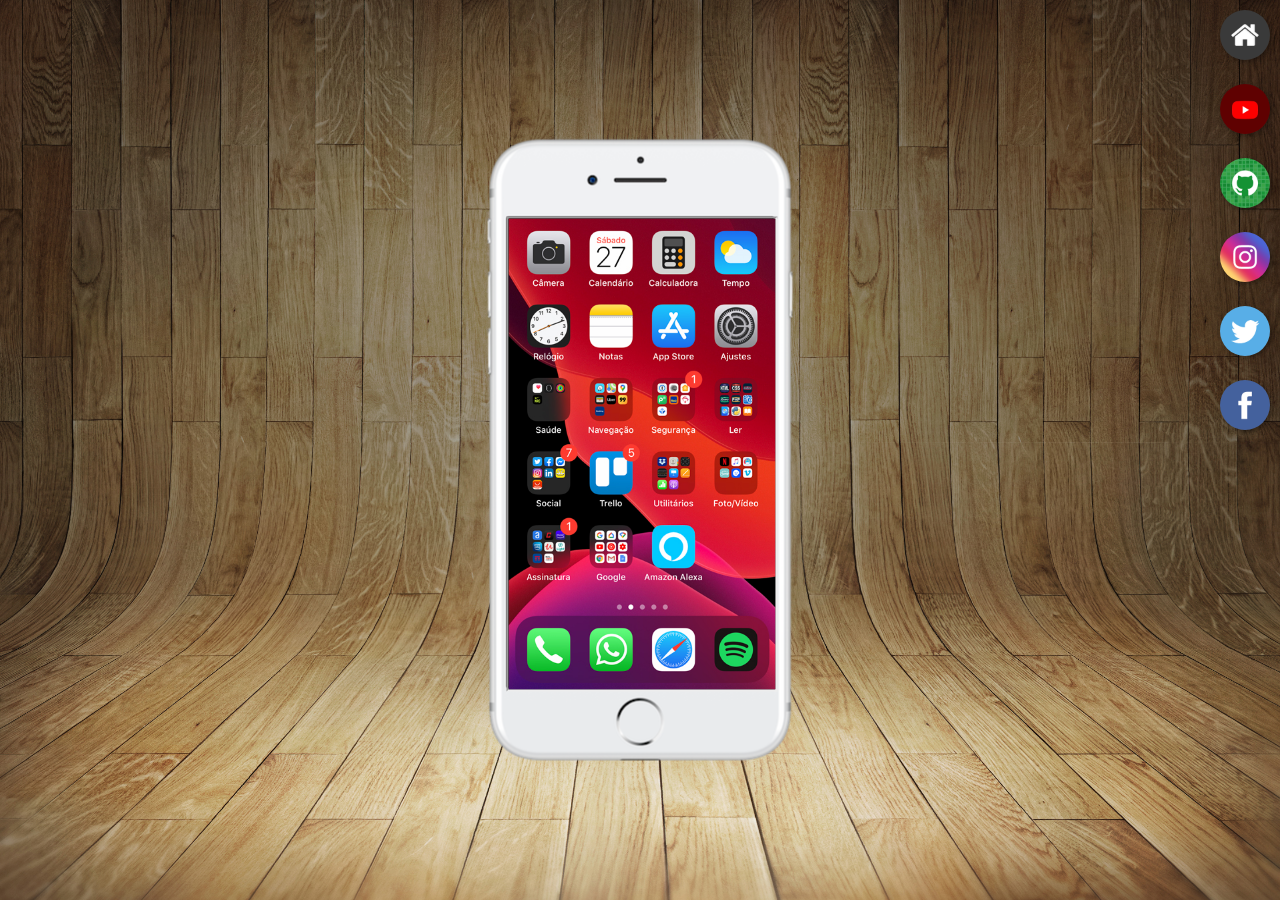
<file: index.html>
<!DOCTYPE html>
<html lang="pt-br">
<head>
    <meta charset="UTF-8">
    <meta name="viewport" content="width=device-width, initial-scale=1.0">
    <title>Projeto Redes Sociais</title>
    <link rel="shortcut icon" href="favicon.ico" type="image/x-icon">
    <link rel="stylesheet" href="estilos/style.css">
</head>
<body>
    <main>
        <section id="telefone">
            <iframe src="home.html"  name="tela" id="tela">
                Seu navegador não é compatível com isso.
            </iframe>
        </section>
        <section id="redes-sociais">
            <a href="home.html" target="tela"><img src="imagens/logo-home.jpg" alt="home"></a><br>
            <a href="youtube.html" target="tela"><img src="imagens/logo-youtube.jpg" alt="youtube"></a><br>
            <a href="github.html" target="tela"><img src="imagens/logo-github.jpg" alt="github"></a><br>
            <a href="instagram.html" target="tela"><img src="imagens/logo-instagram.jpg" alt="instagram"></a><br>
            <a href="twitter.html" target="tela"><img src="imagens/logo-twitter.jpg" alt="twitter"></a><br>
            <a href="facebook.html" target="tela"><img src="imagens/logo-facebook.jpg" alt="facecbook"></a>
        </section>
    </main>
</body>
</html>
</file>
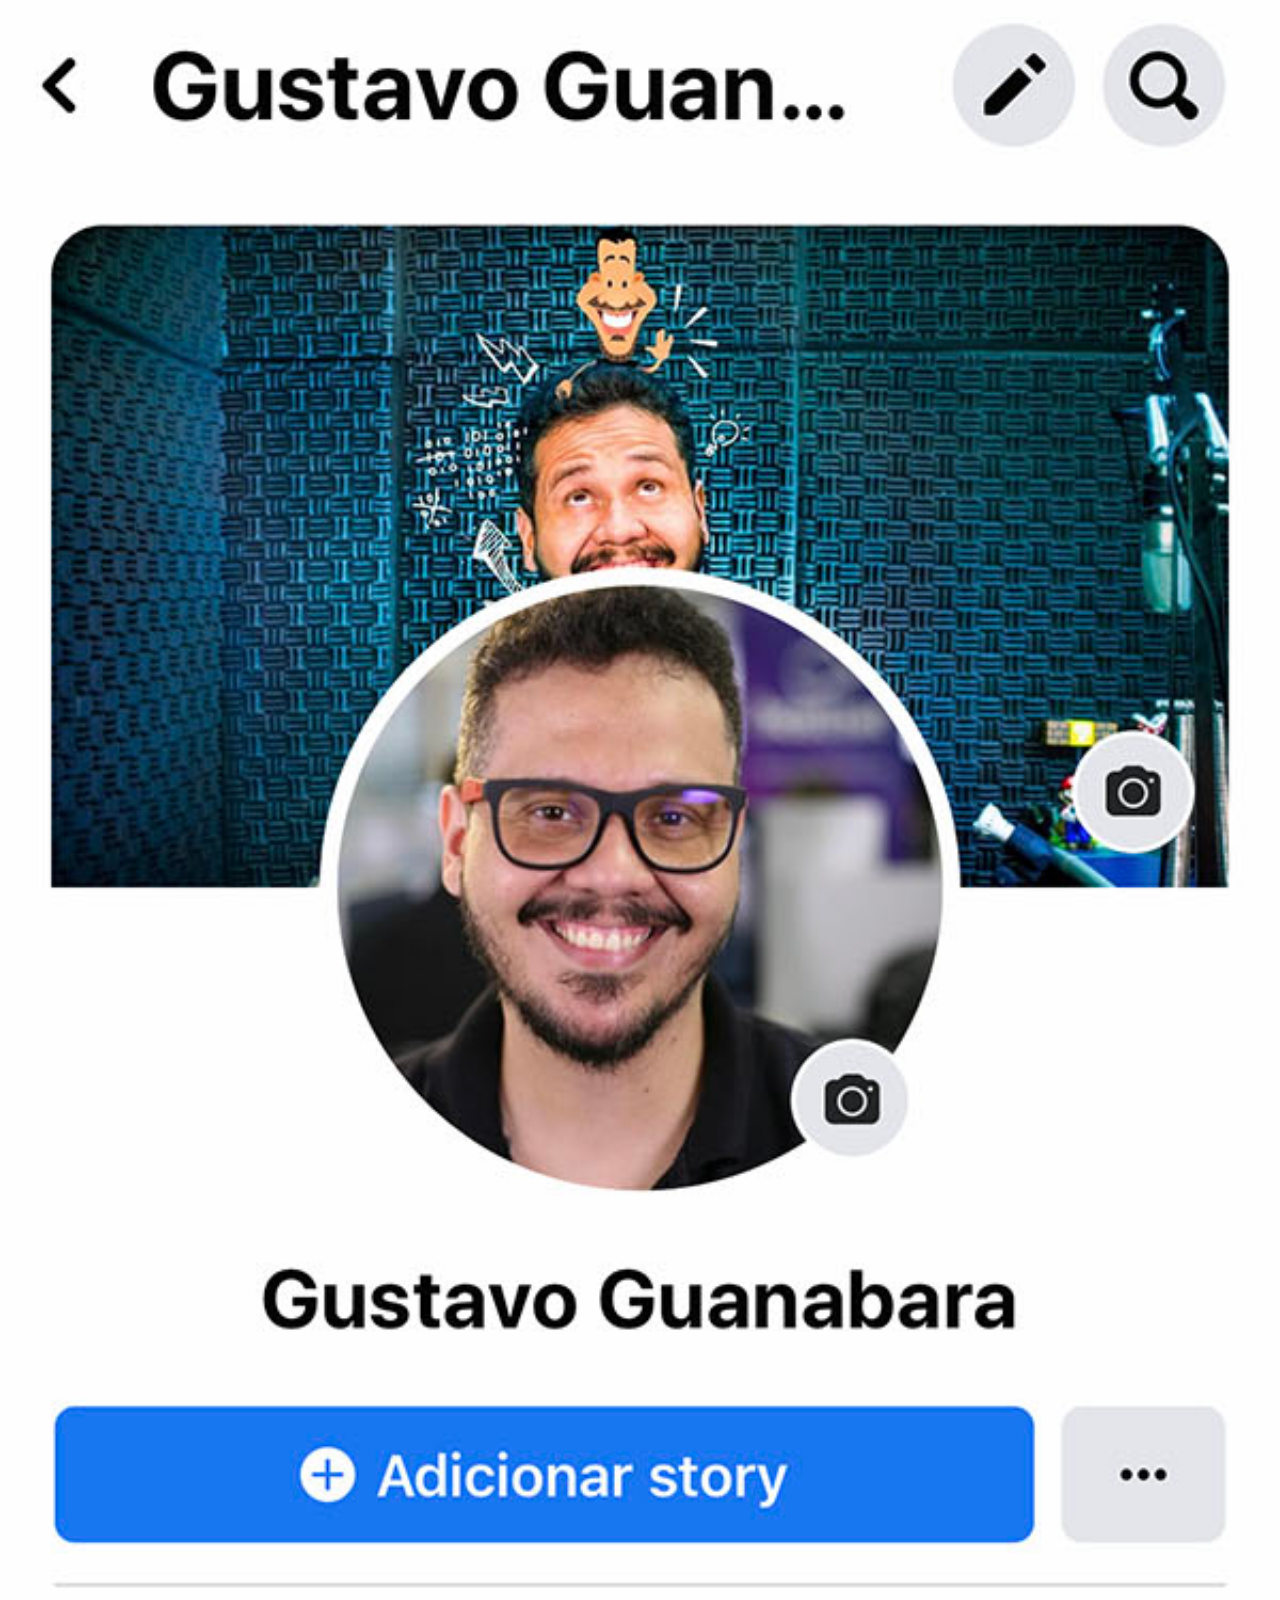
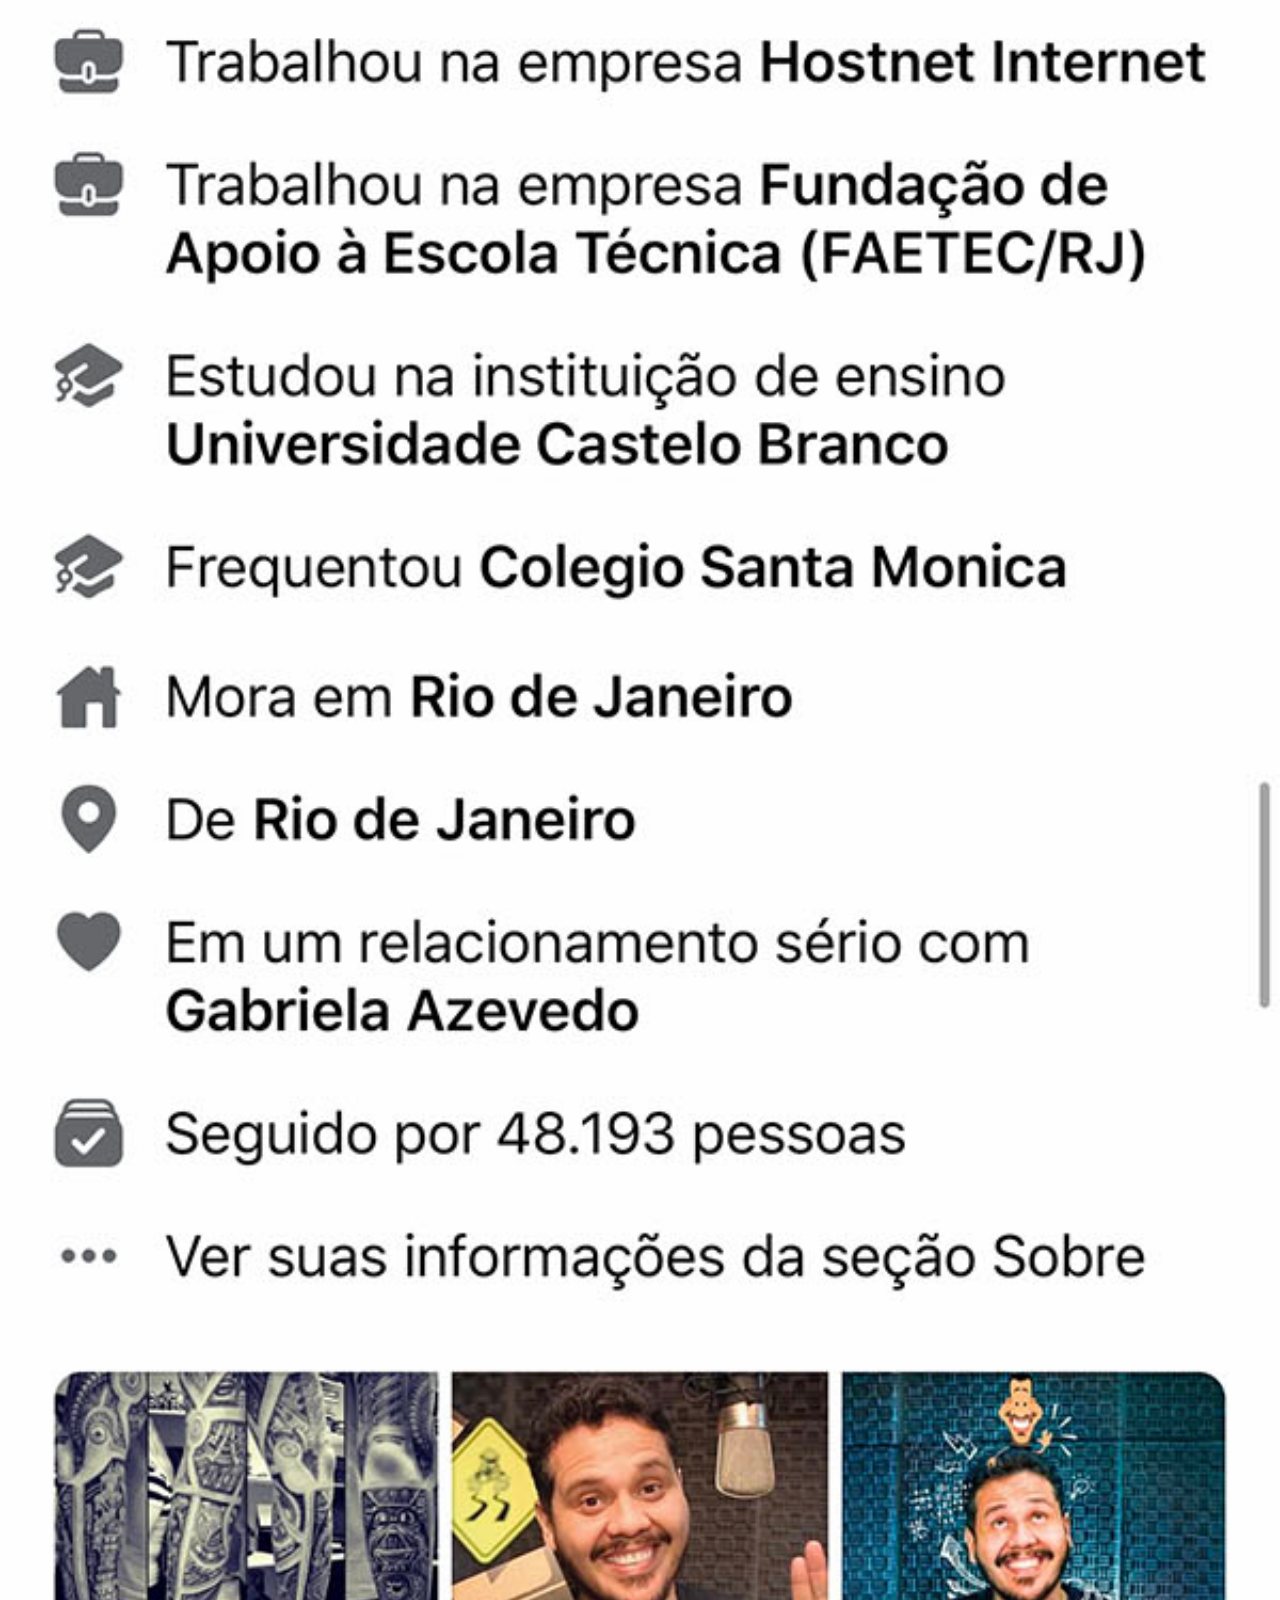
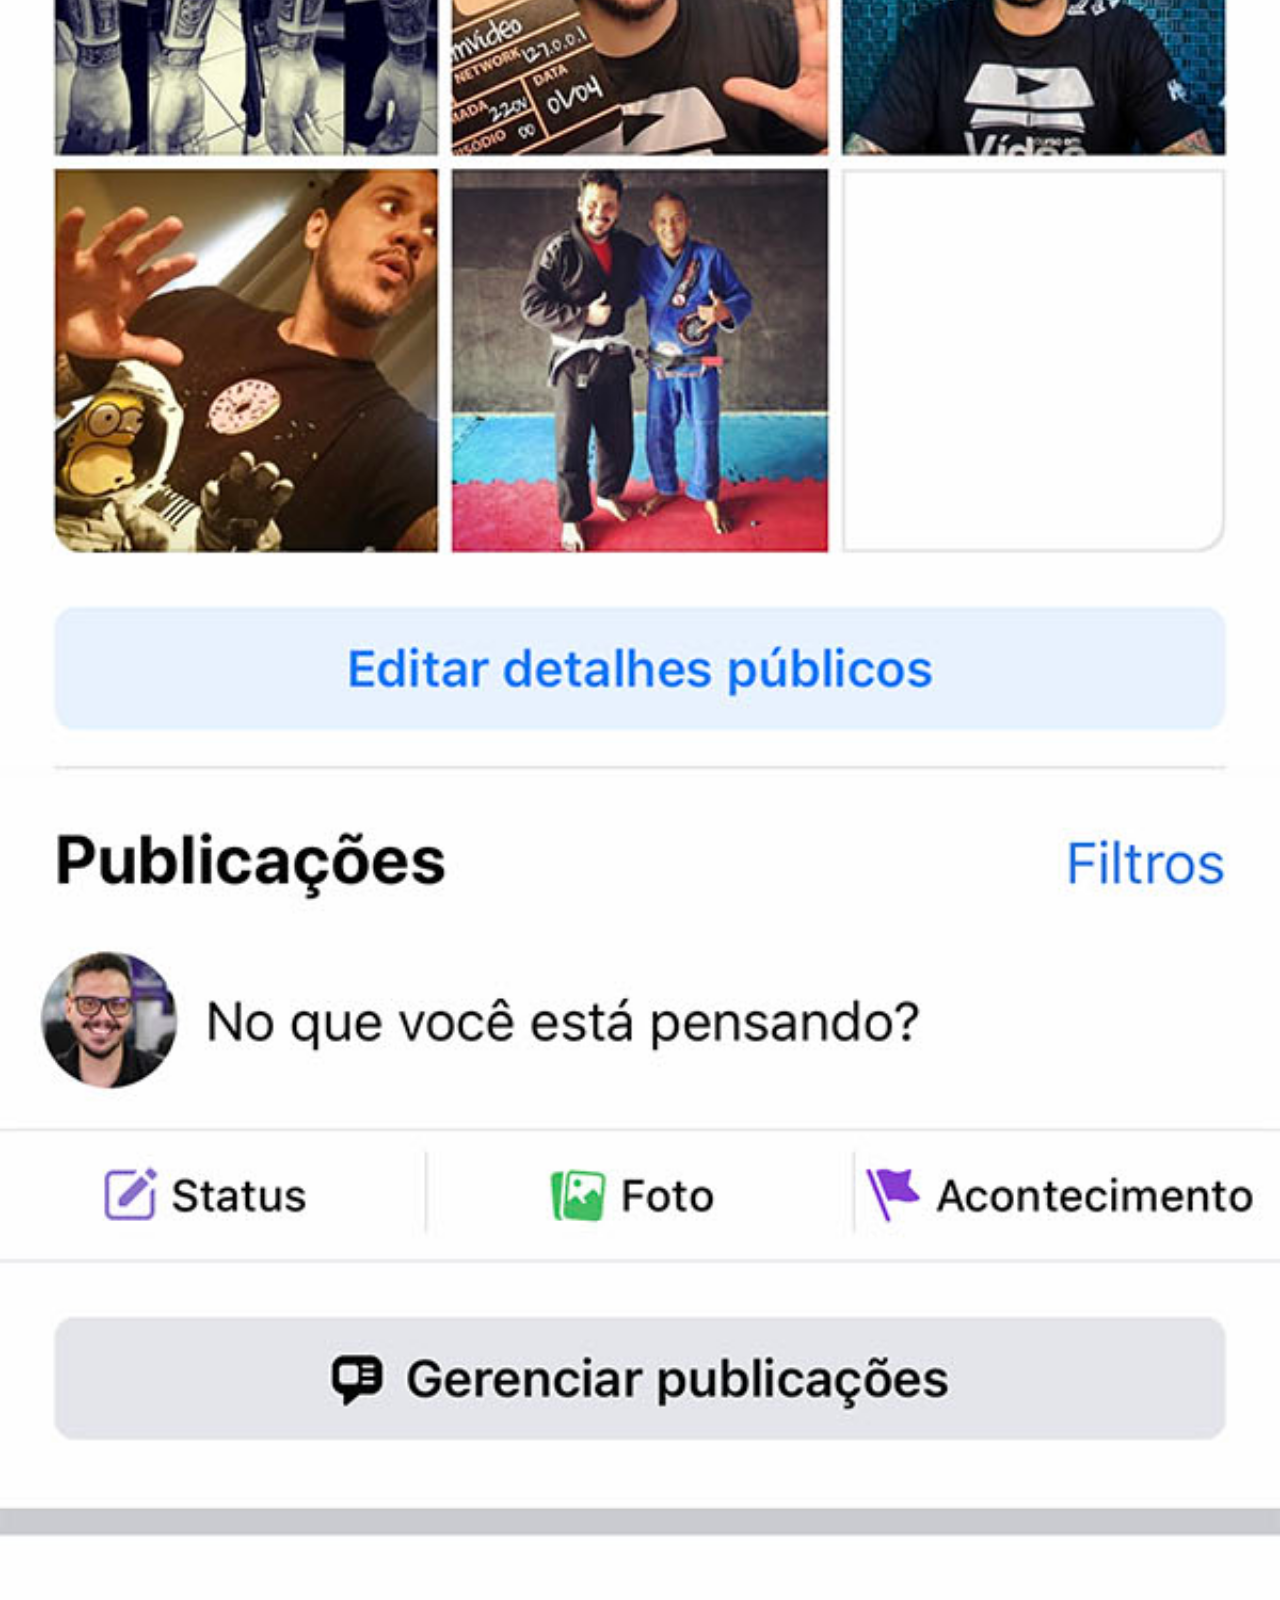
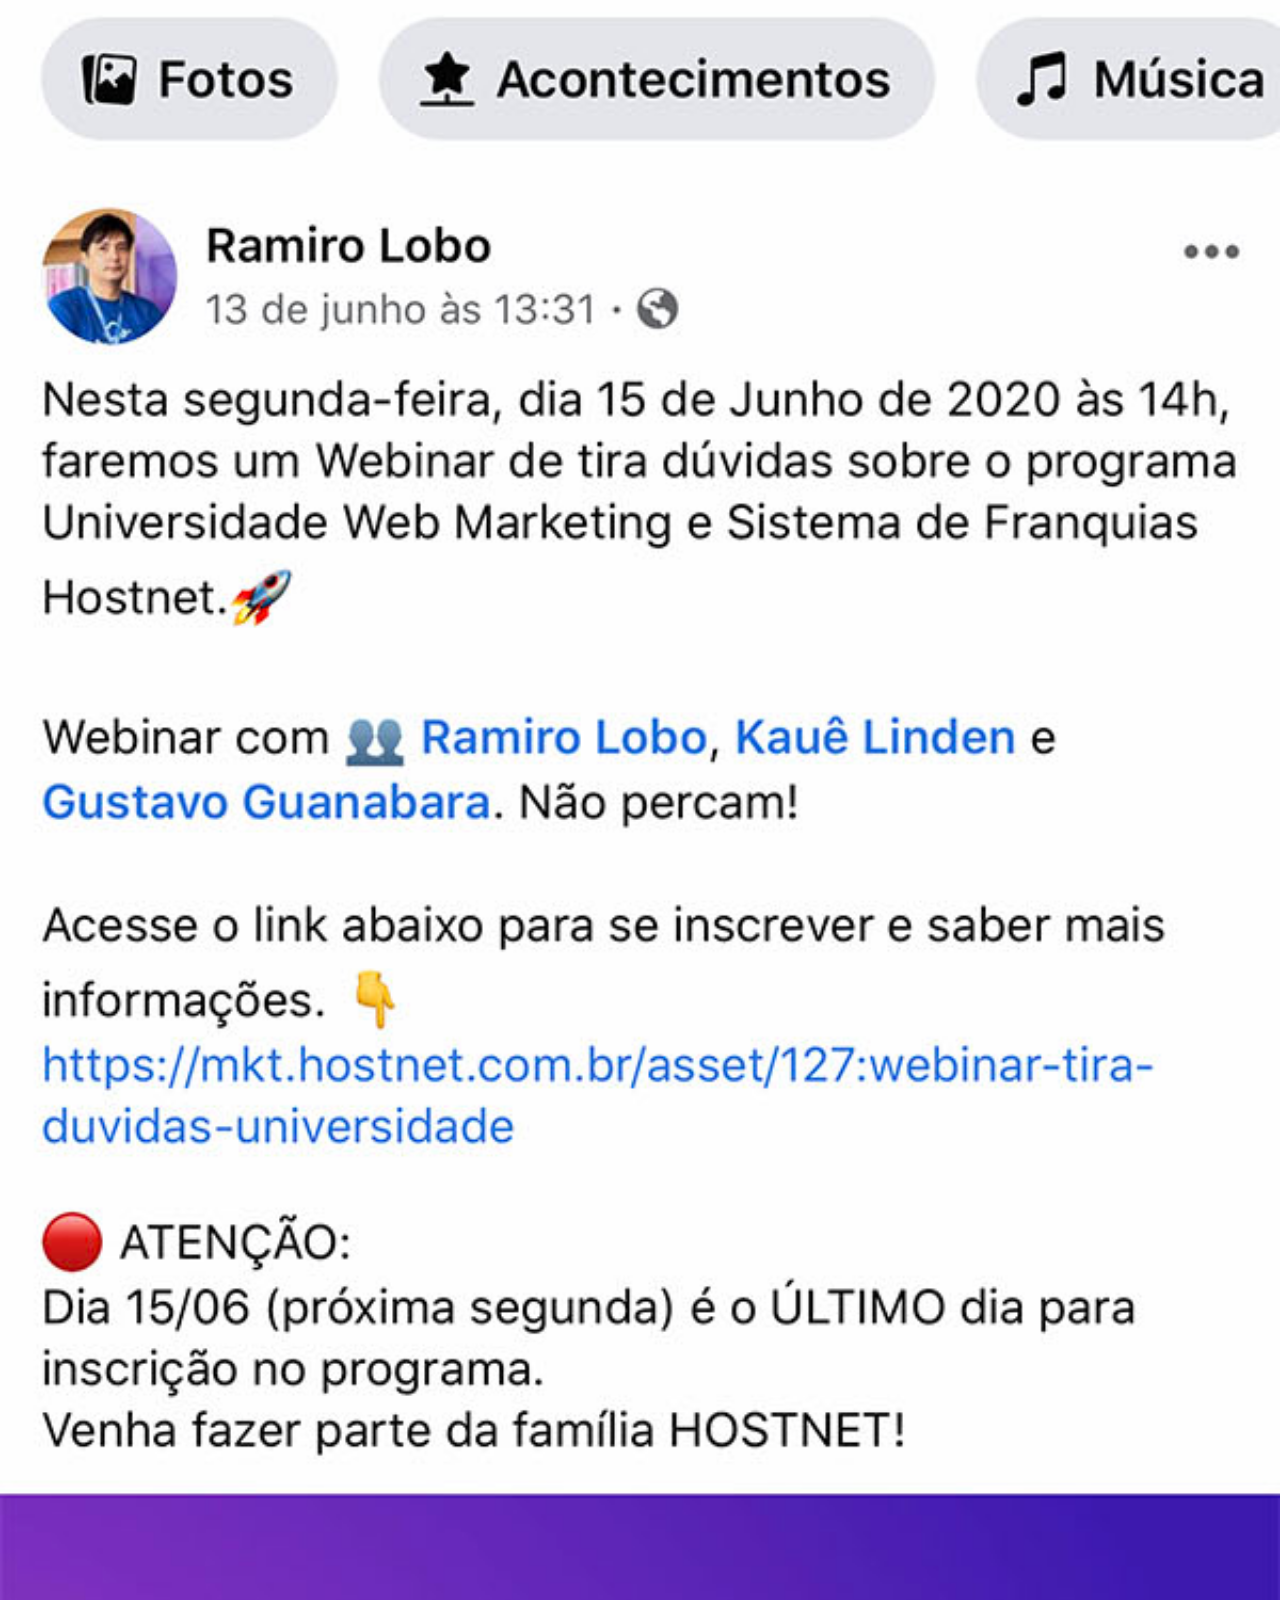
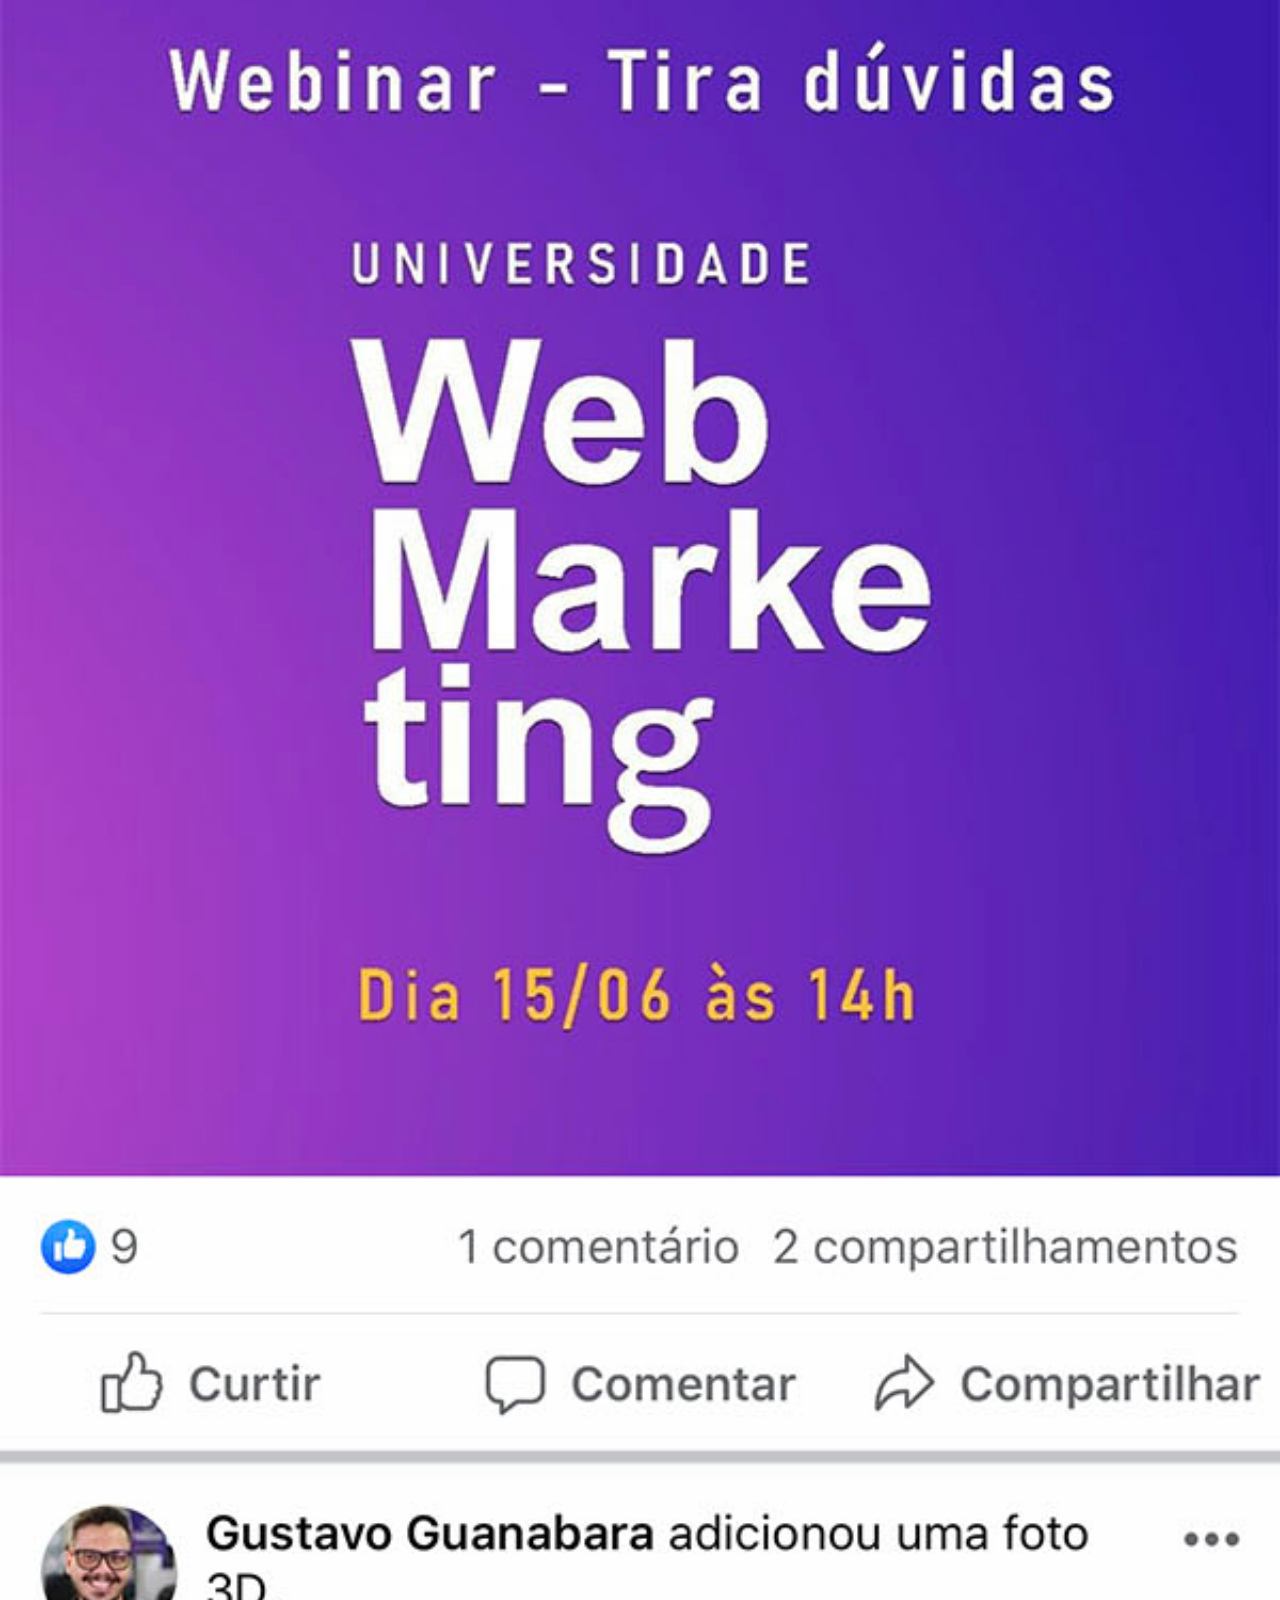
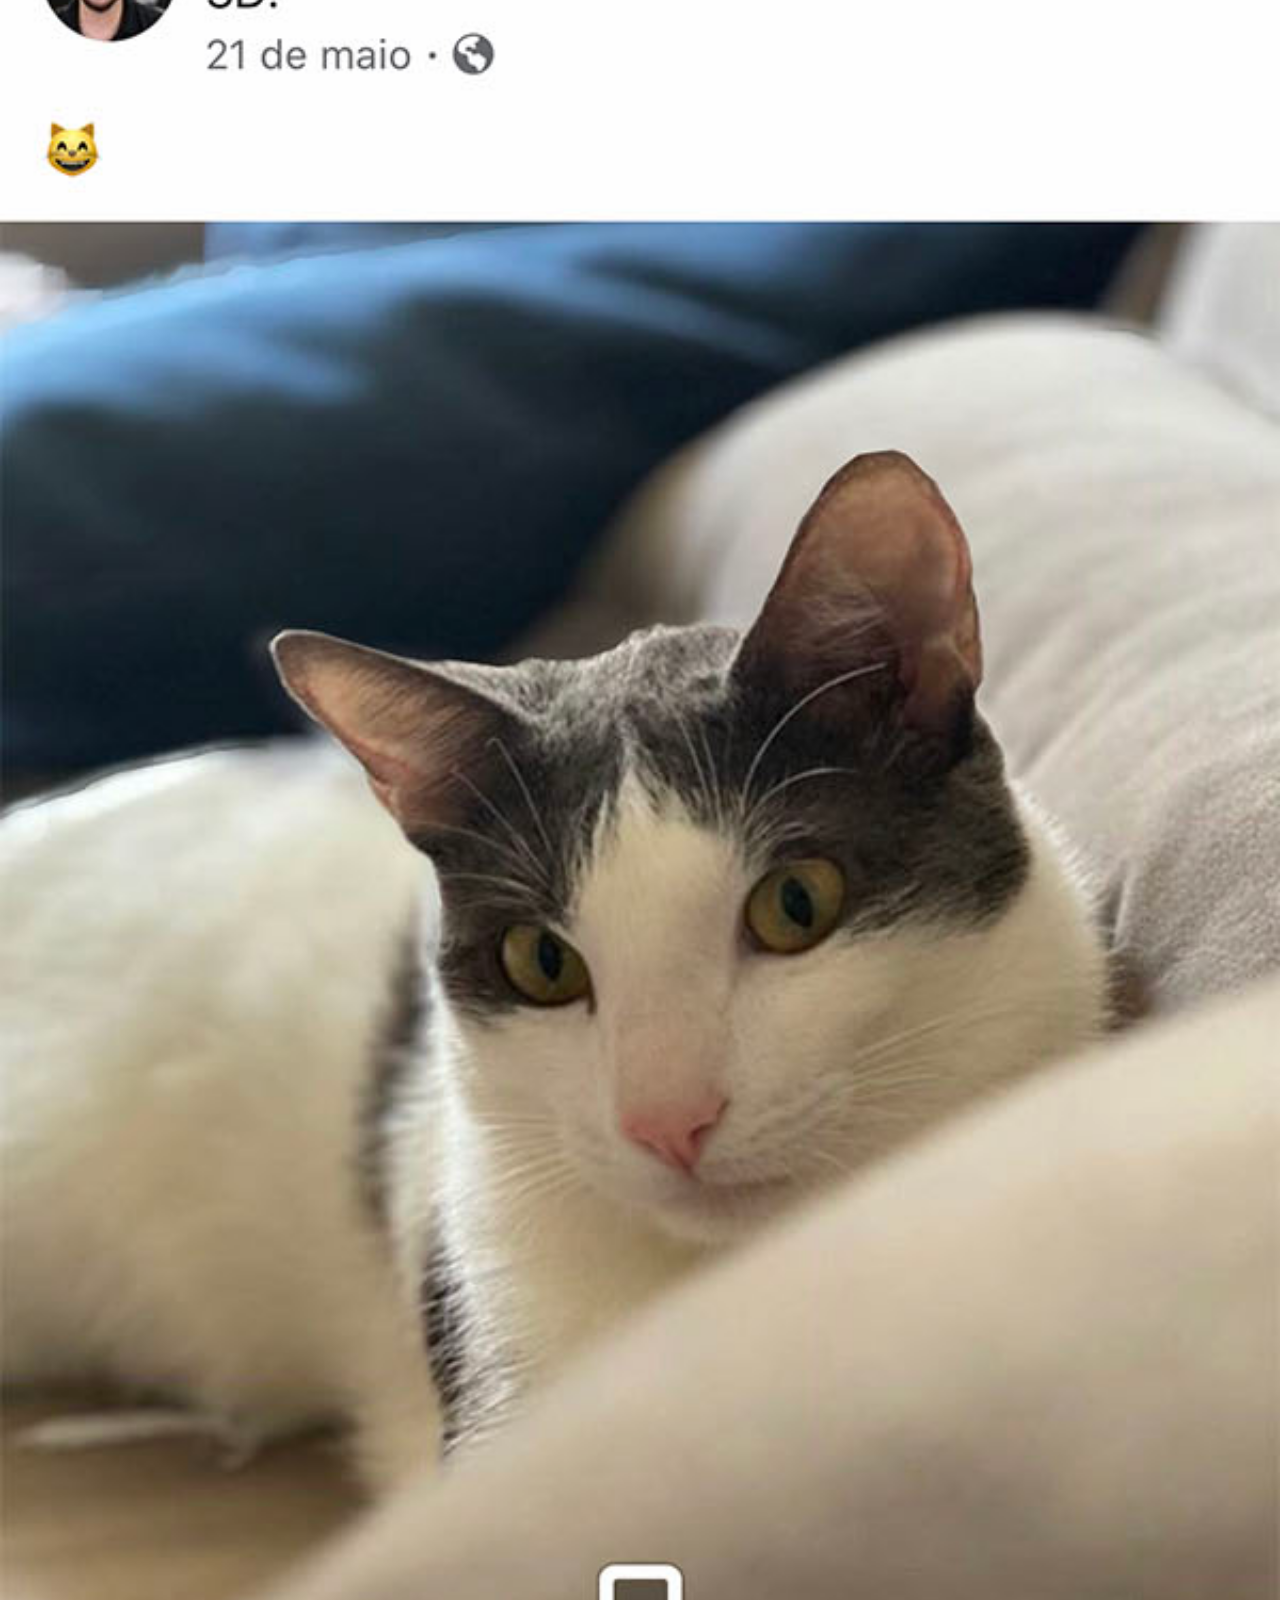
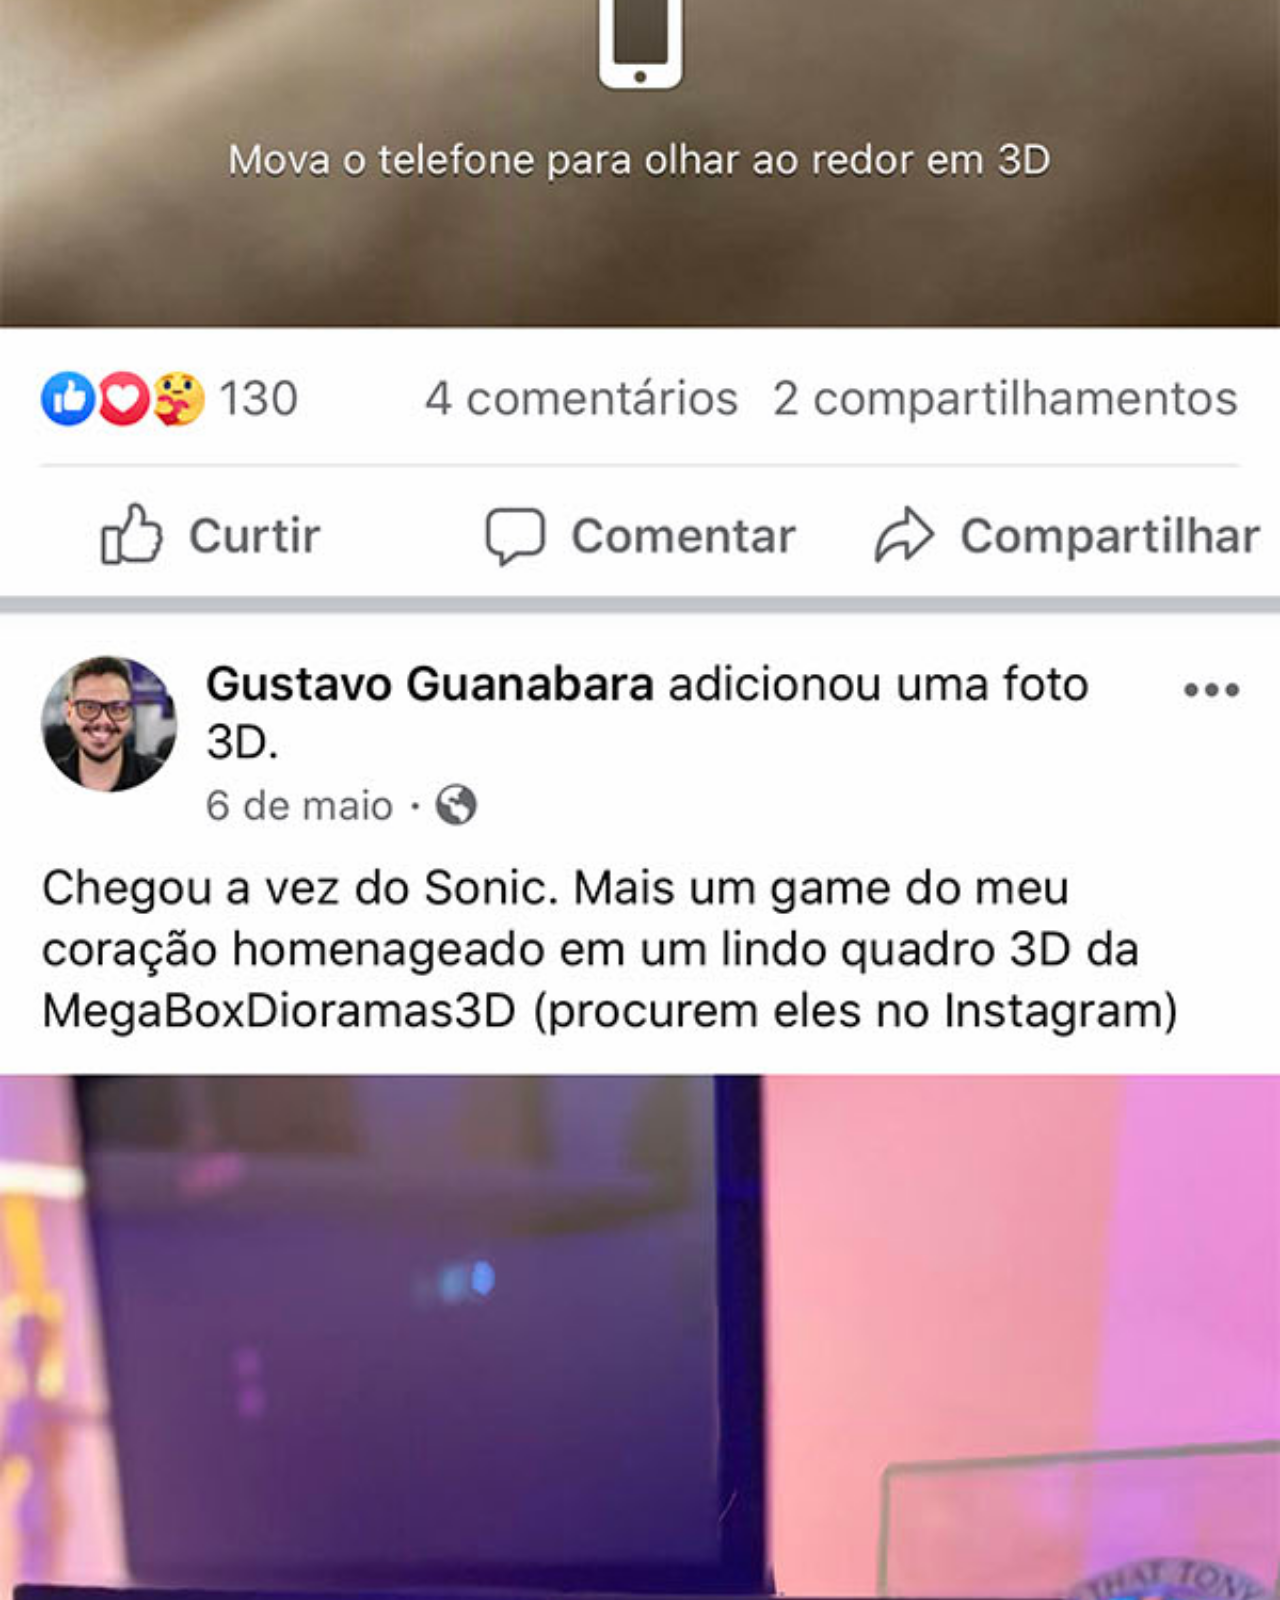
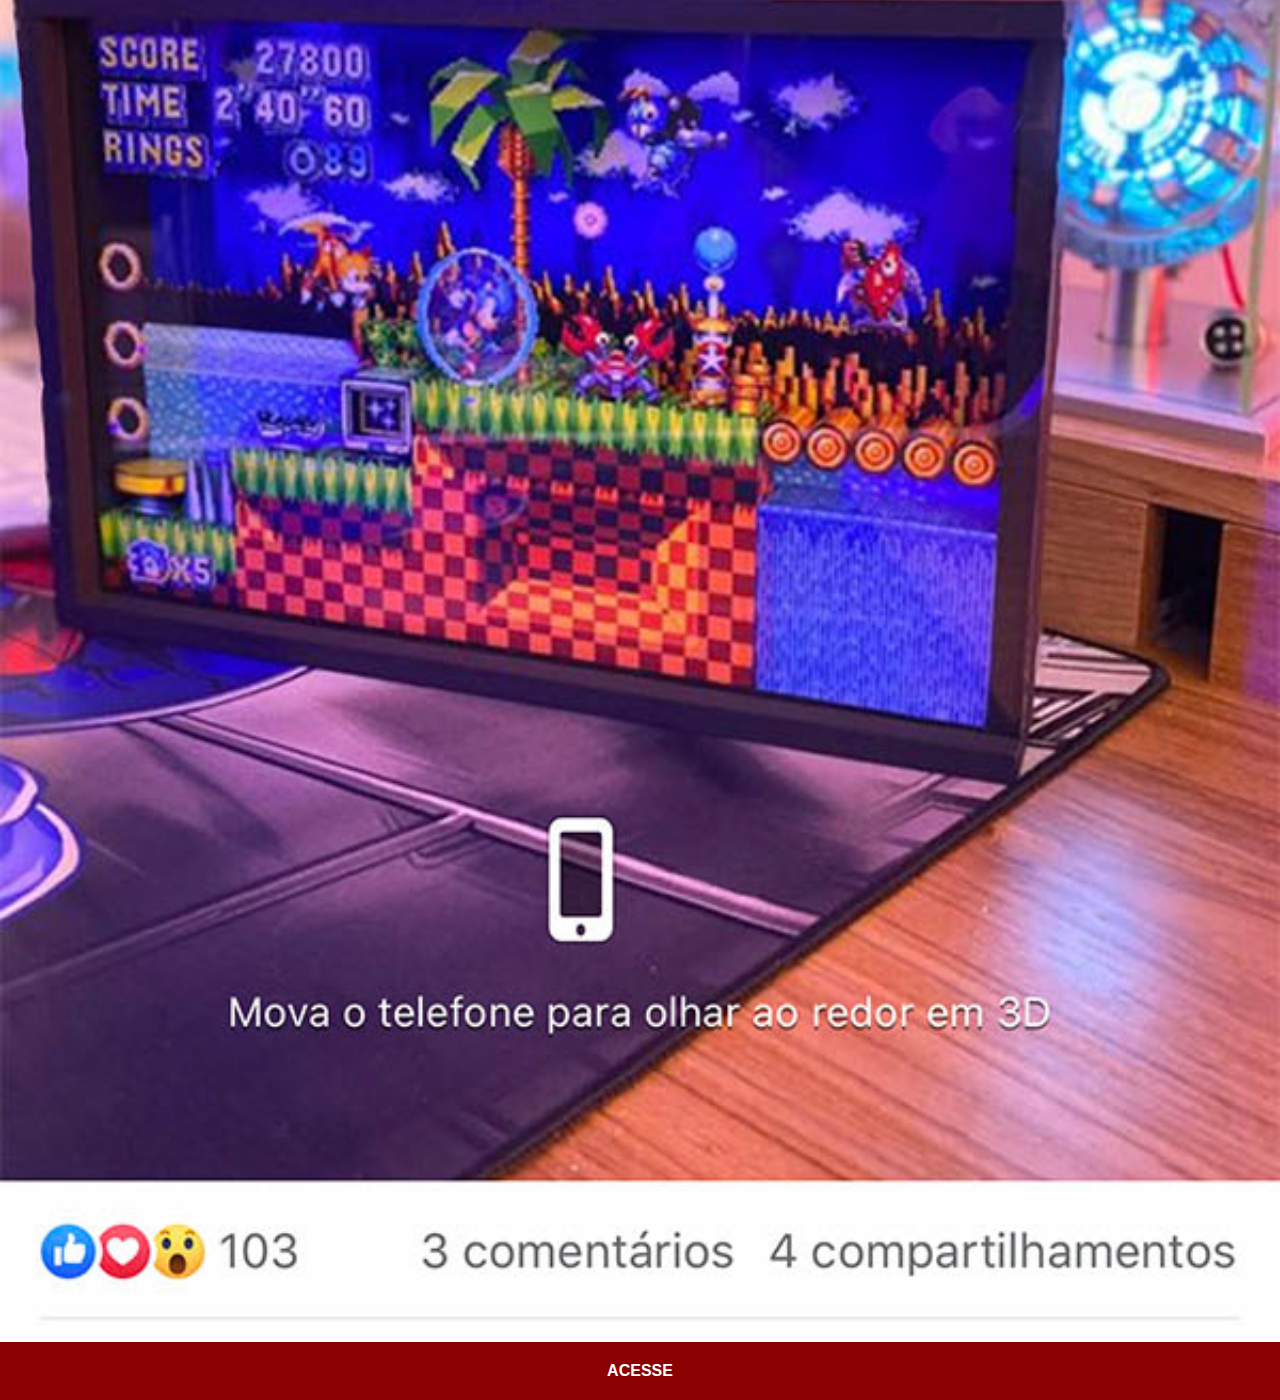
<file: facebook.html>
<!DOCTYPE html>
<html lang="pt-br">
<head>
    <meta charset="UTF-8">
    <meta name="viewport" content="width=device-width, initial-scale=1.0">
    <title>Facebook</title>
    <link rel="stylesheet" href="estilos/social.css">
</head>
<body>
    <img src="imagens/tela-facebook.jpg" alt="facebook">
    <a href="https://www.facebook.com/gustavoguanabara/?locale=pt_BR" target="_blank">ACESSE</a>
</body>
</html>
</file>
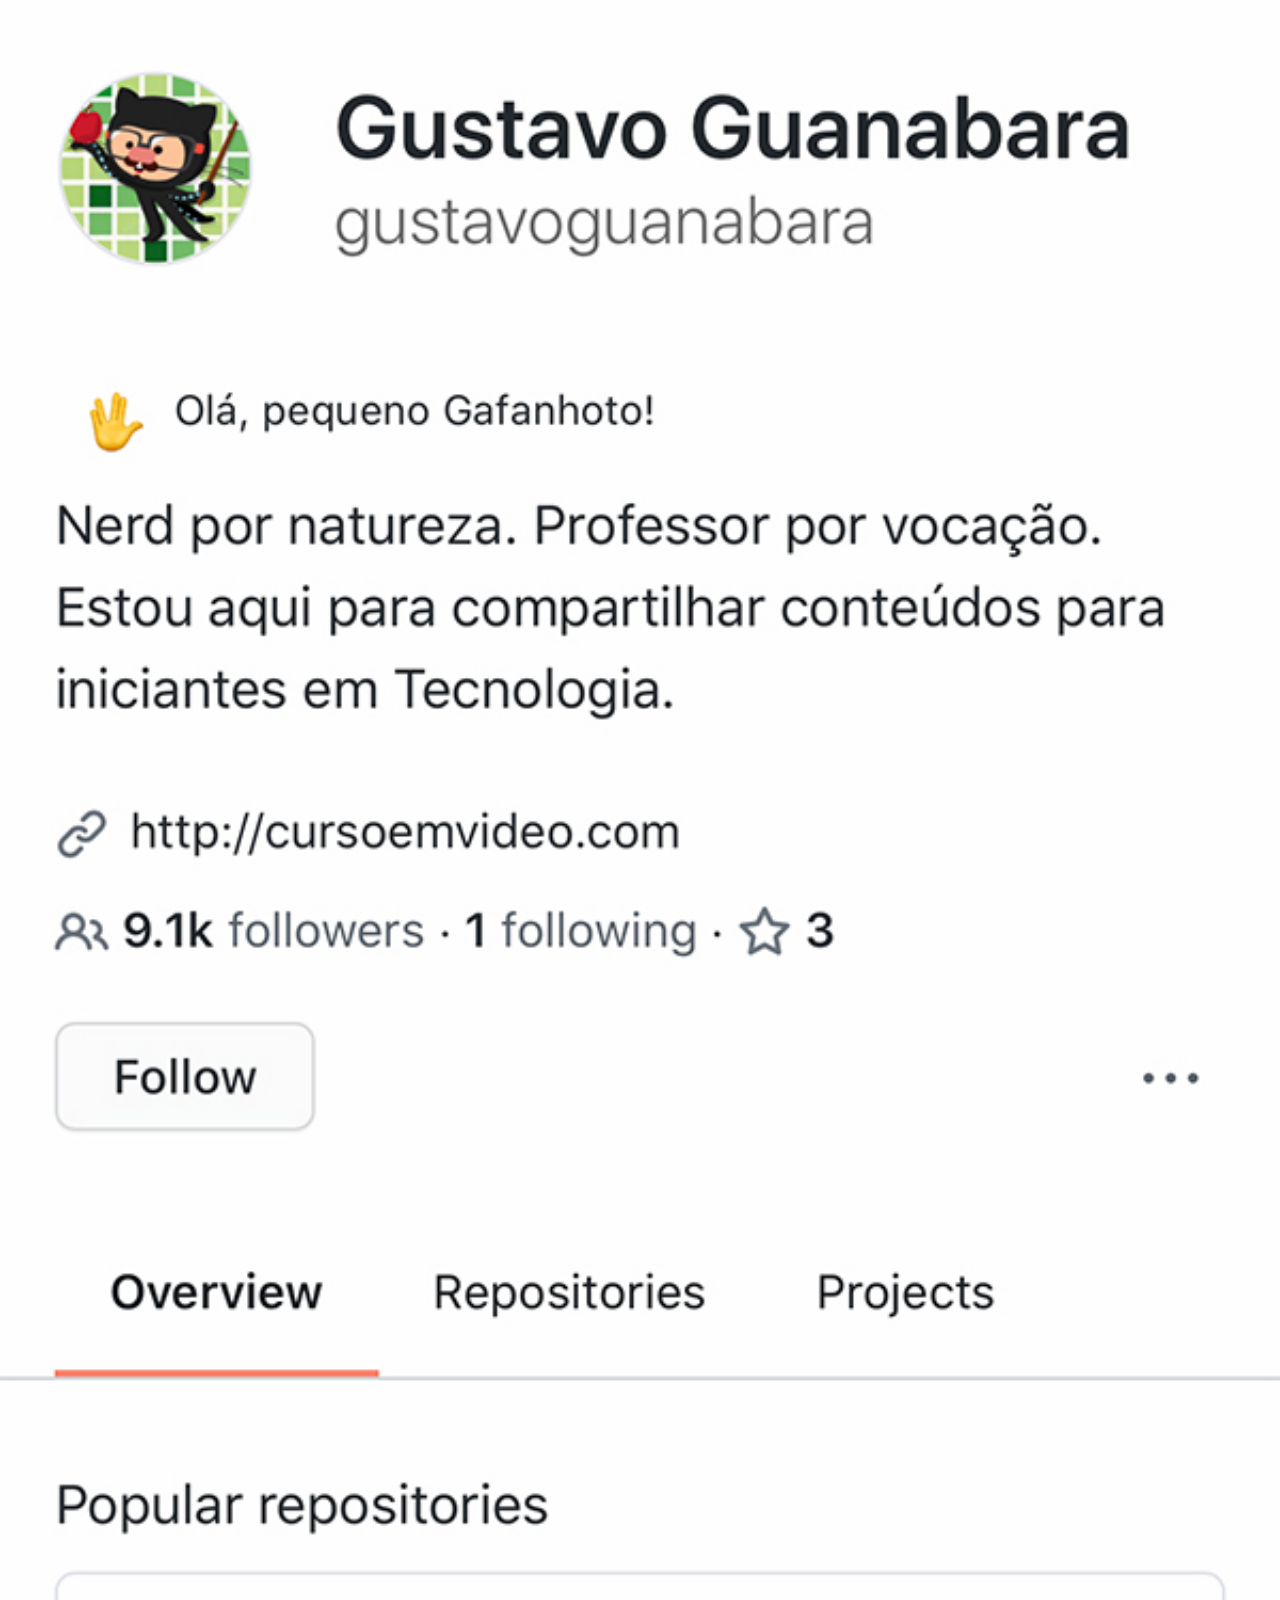
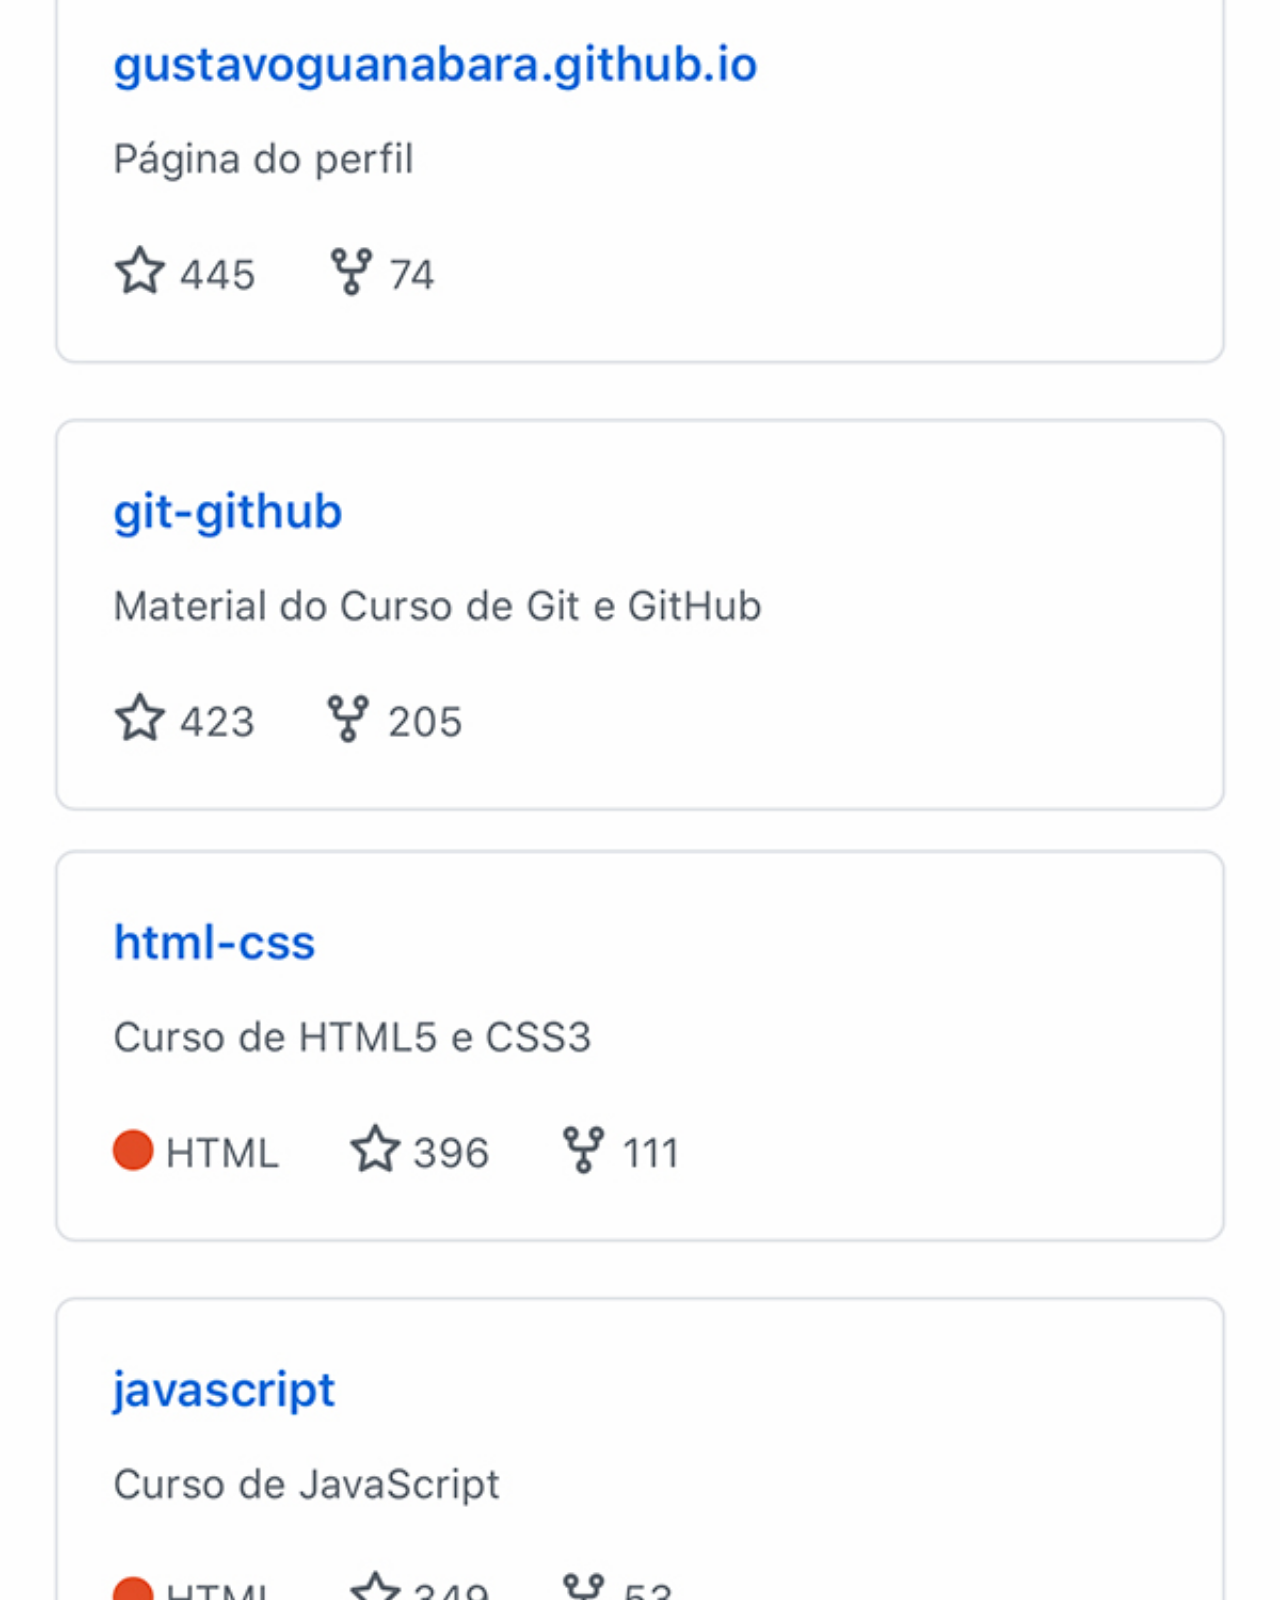
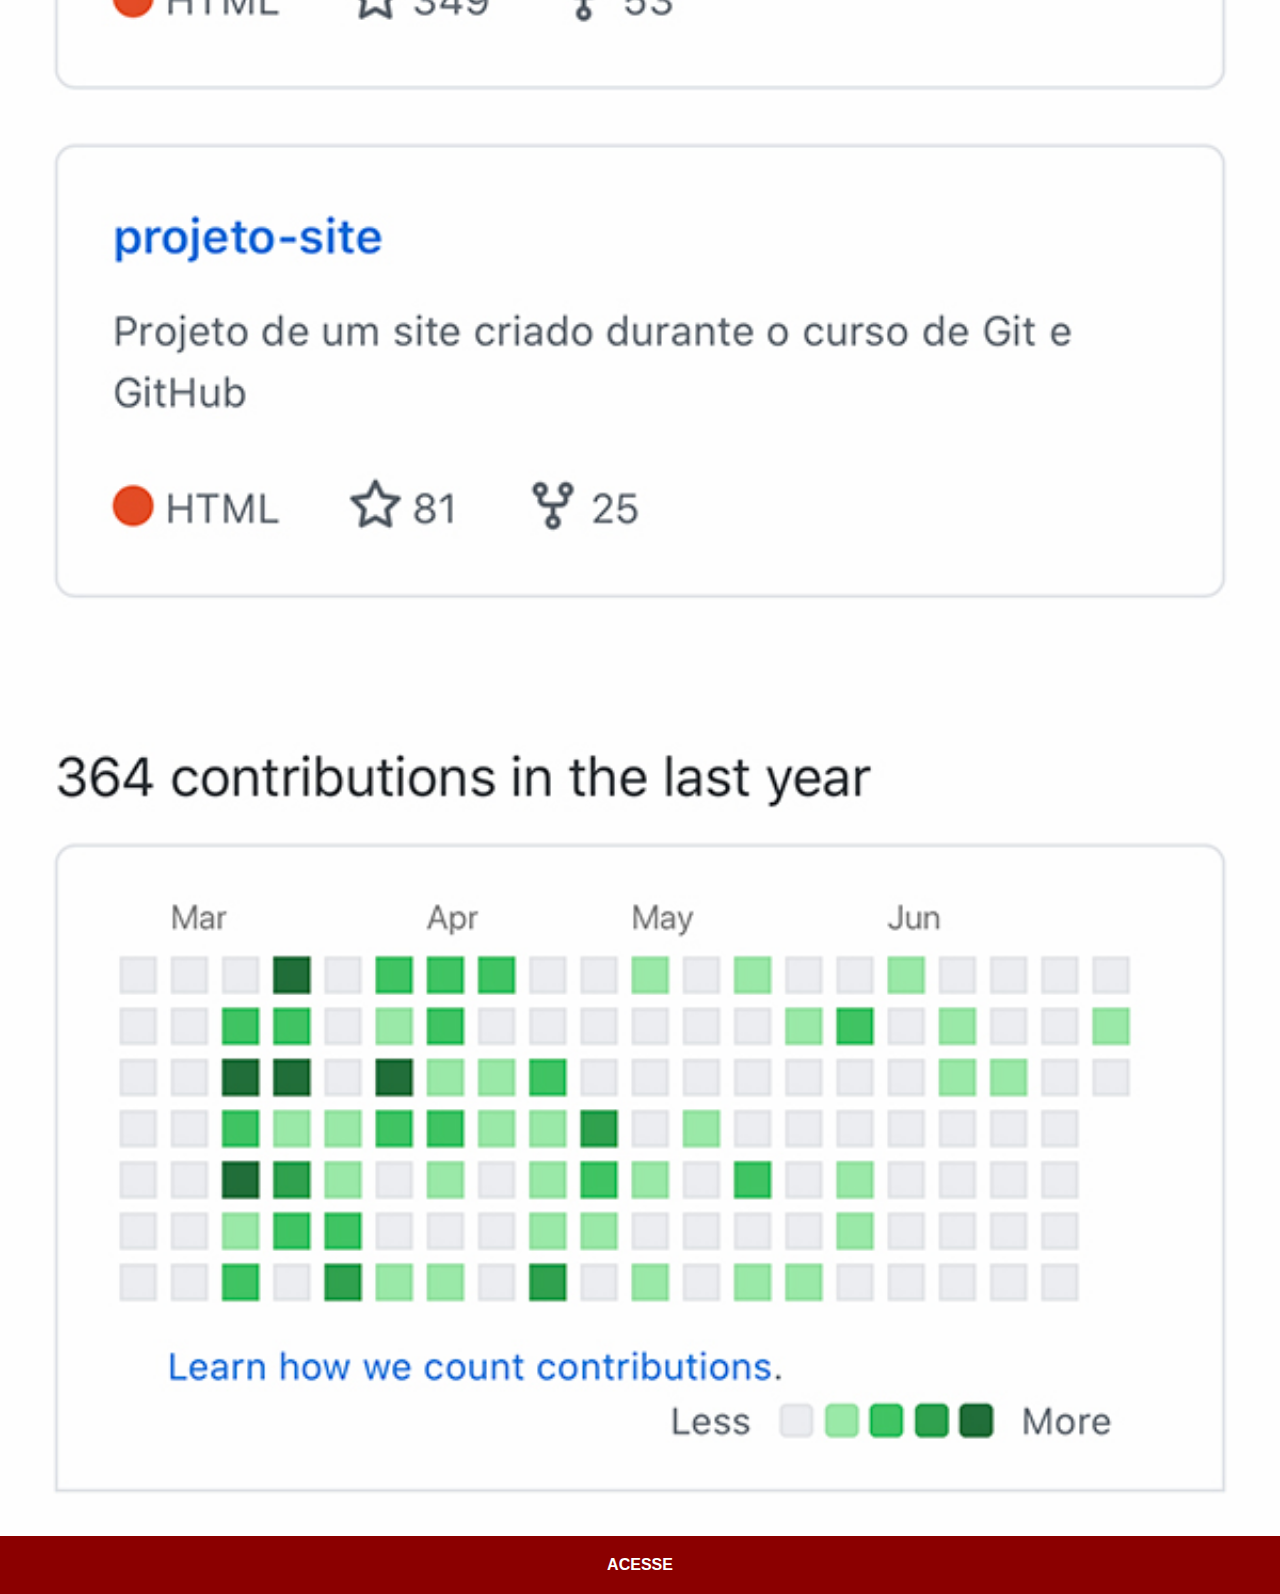
<file: github.html>
<!DOCTYPE html>
<html lang="pt-br">
<head>
    <meta charset="UTF-8">
    <meta name="viewport" content="width=device-width, initial-scale=1.0">
    <title>GitHub</title>
    <link rel="stylesheet" href="estilos/social.css">
</head>
<body>
    <img src="imagens/tela-github.jpg" alt="github">
    <a href="https://github.com/gustavoguanabara/" target="_blank">ACESSE</a>
</body>
</html>
</file>
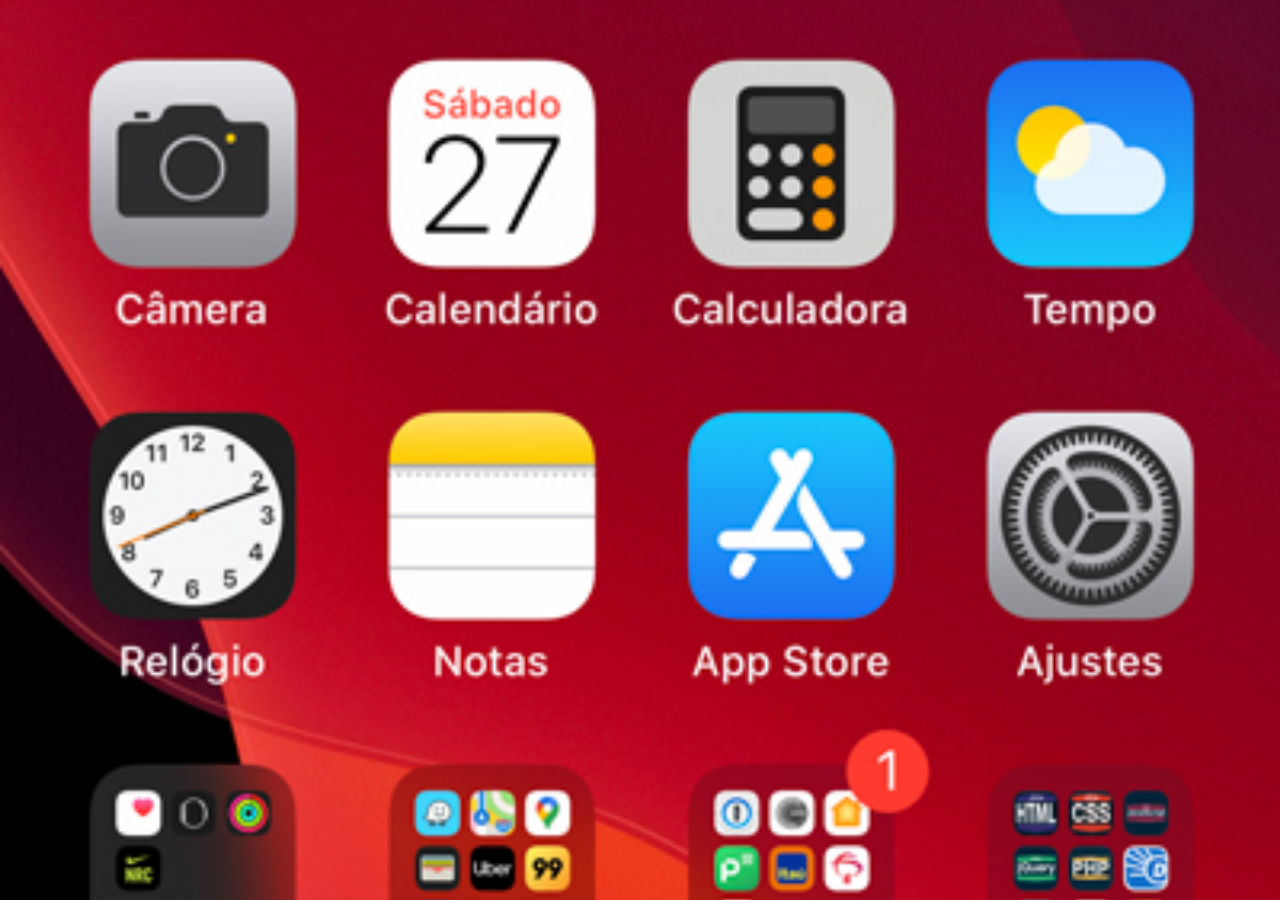
<file: home.html>
<!DOCTYPE html>
<html lang="pt-br">
<head>
    <meta charset="UTF-8">
    <meta name="viewport" content="width=device-width, initial-scale=1.0">
    <title>Home</title>
</head>
<style>
    *{
        margin: 0;
        padding: 0;
    }

    body{
        width: 100vw;
        height: 100vh;
        background: black url('imagens/tela-home.jpg') no-repeat top center;
        background-size: cover;
    }
</style>
<body>
    
</body>
</html>
</file>
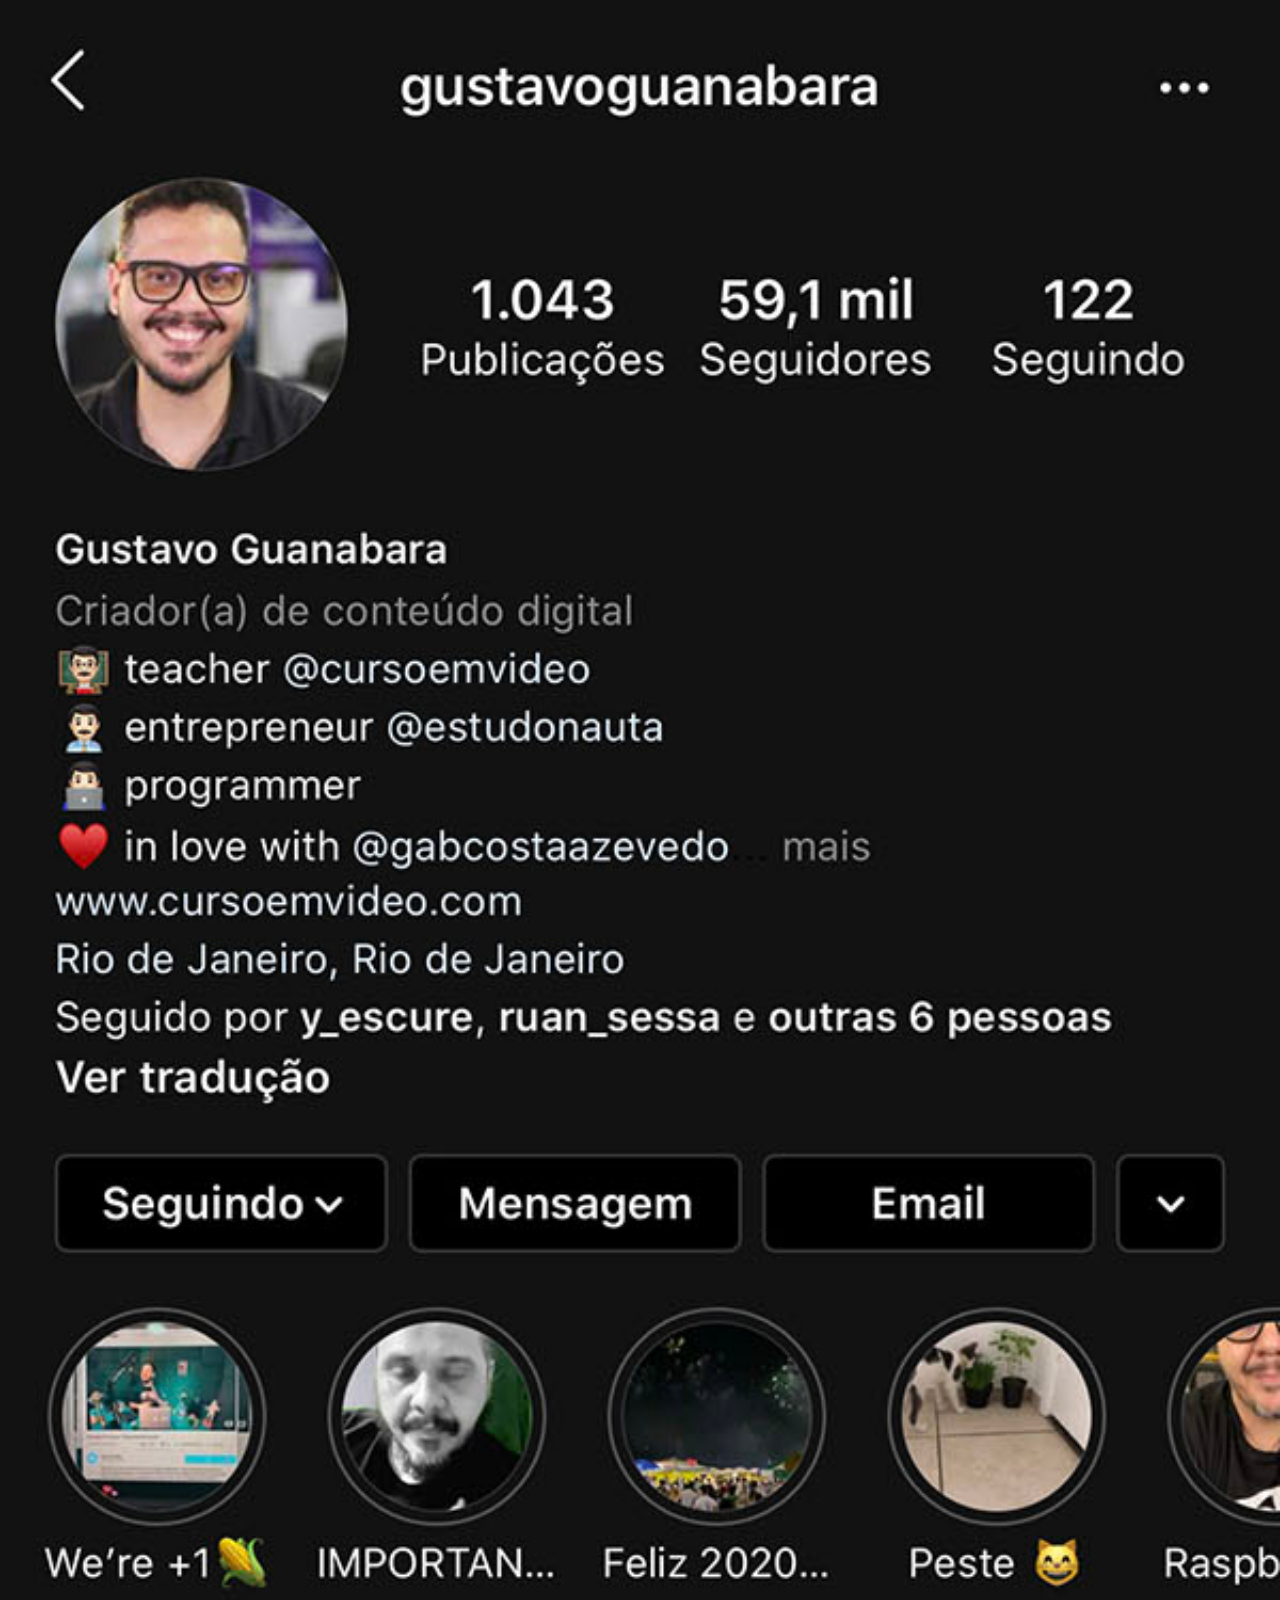
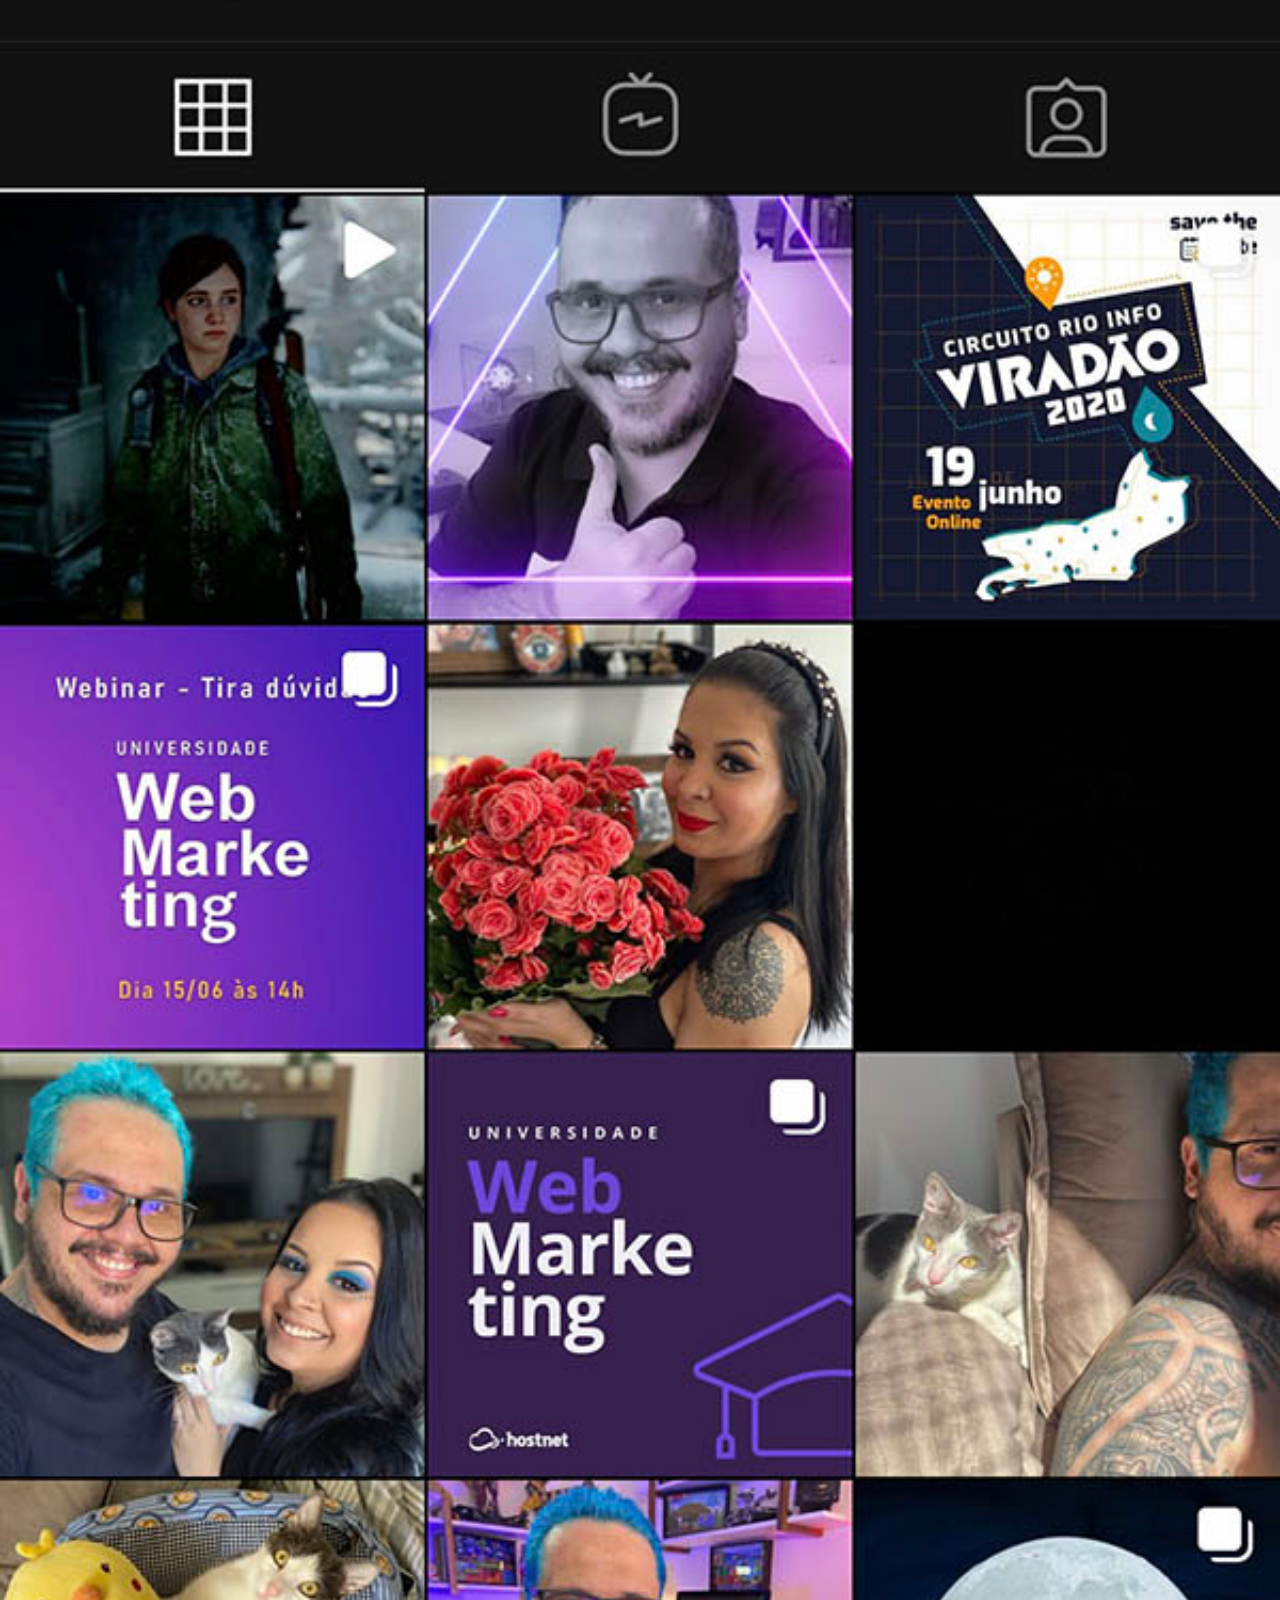
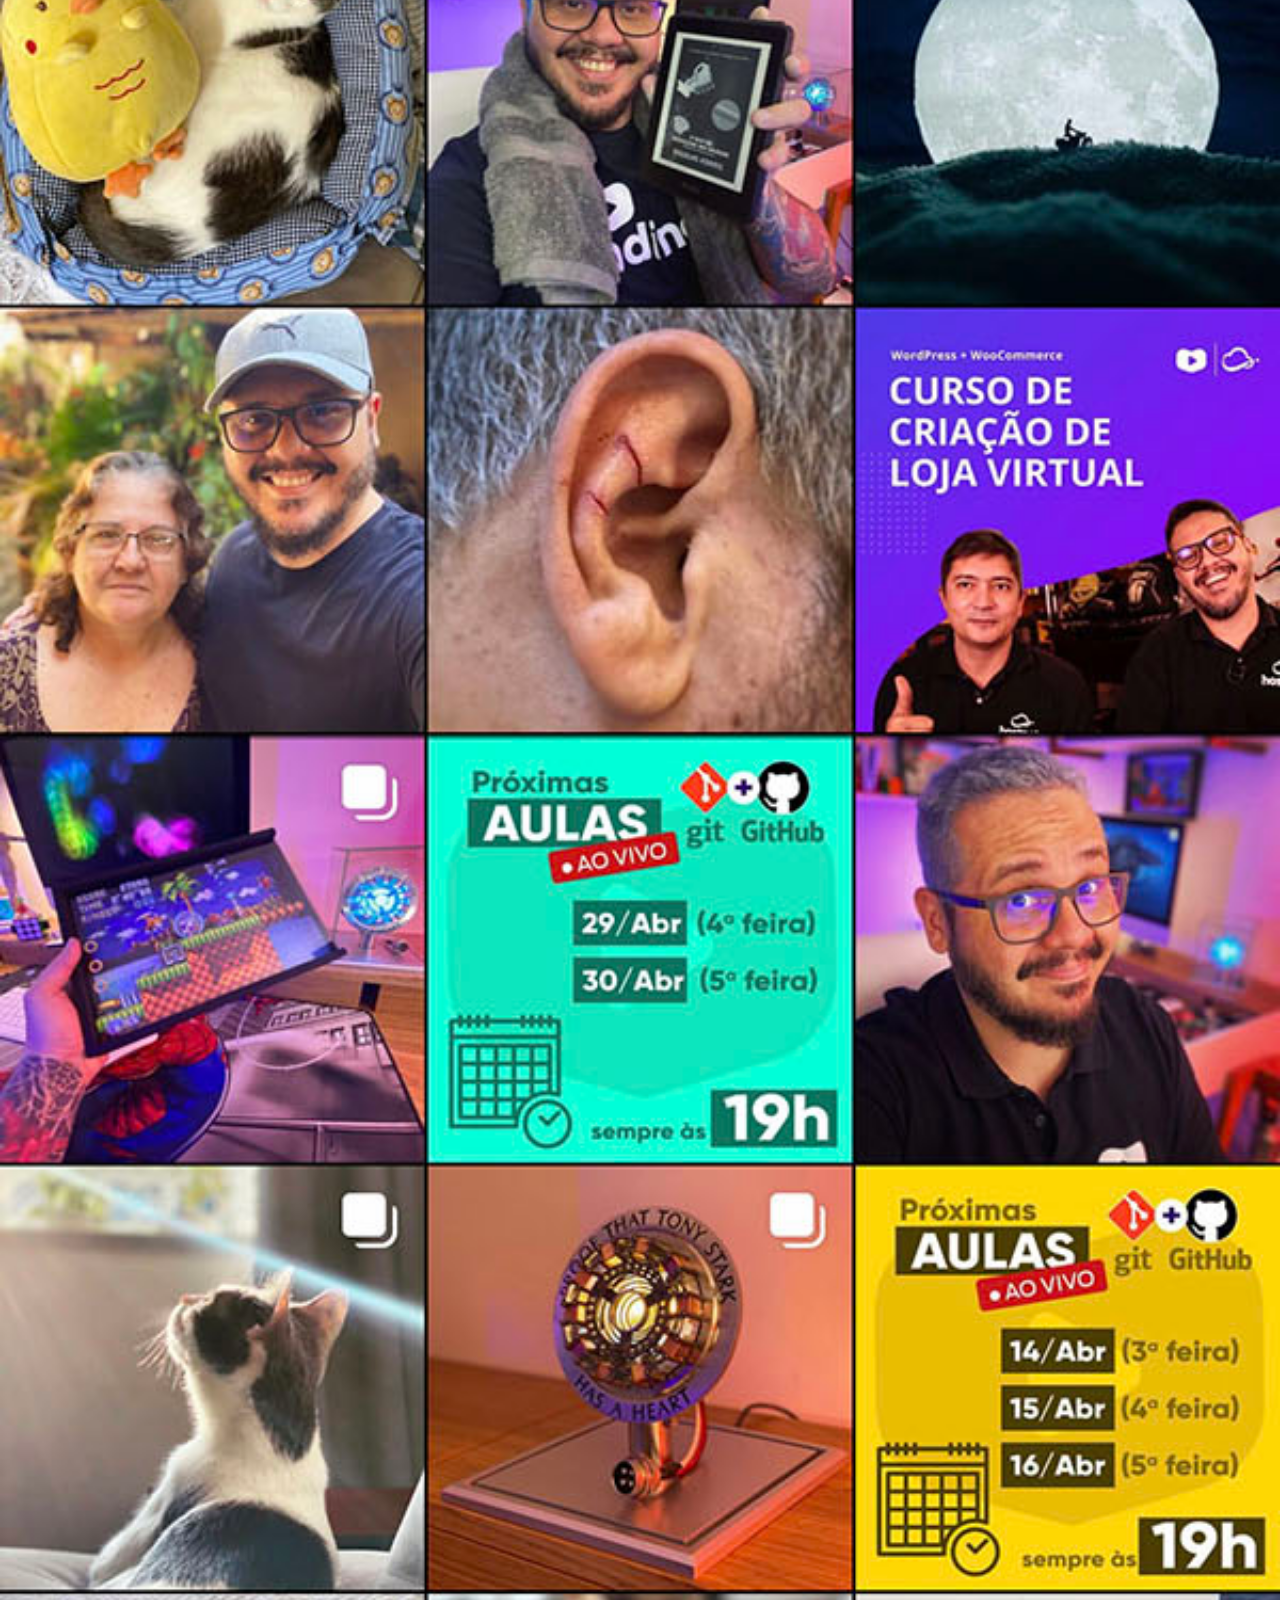
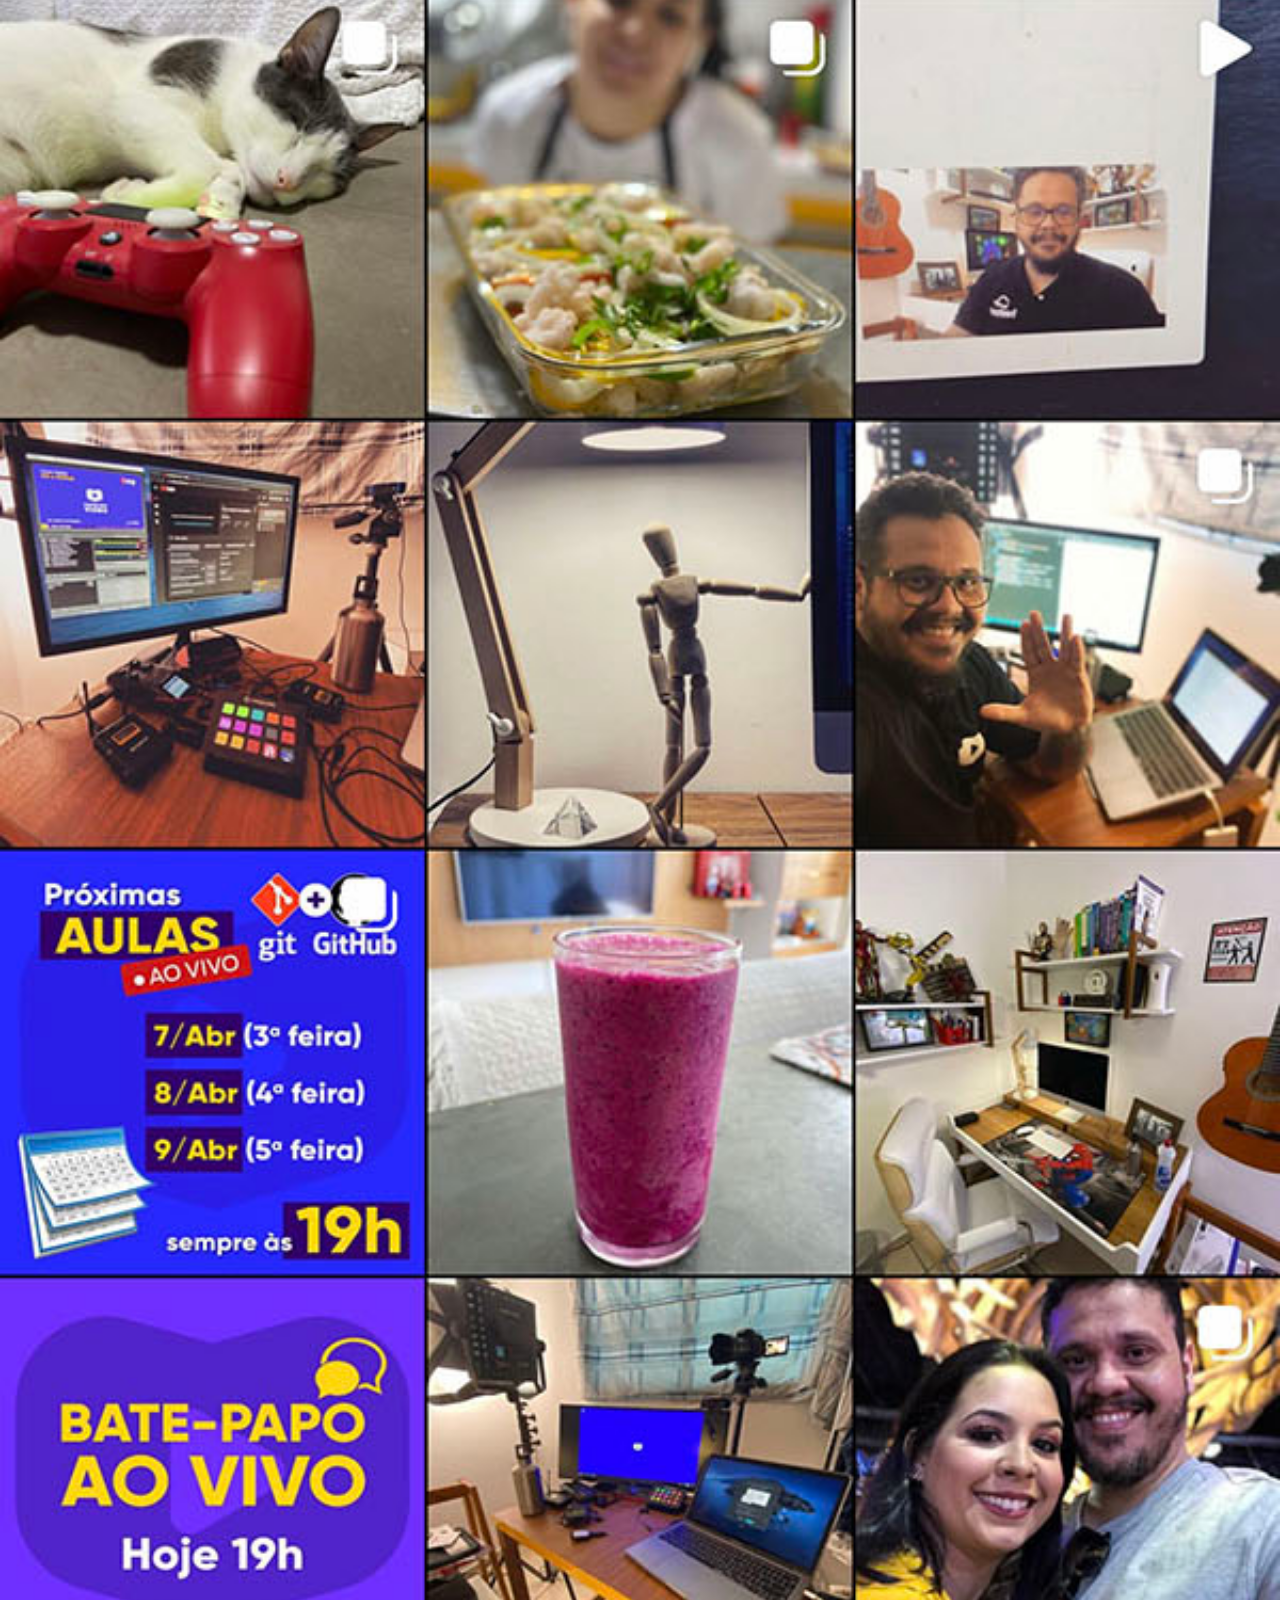
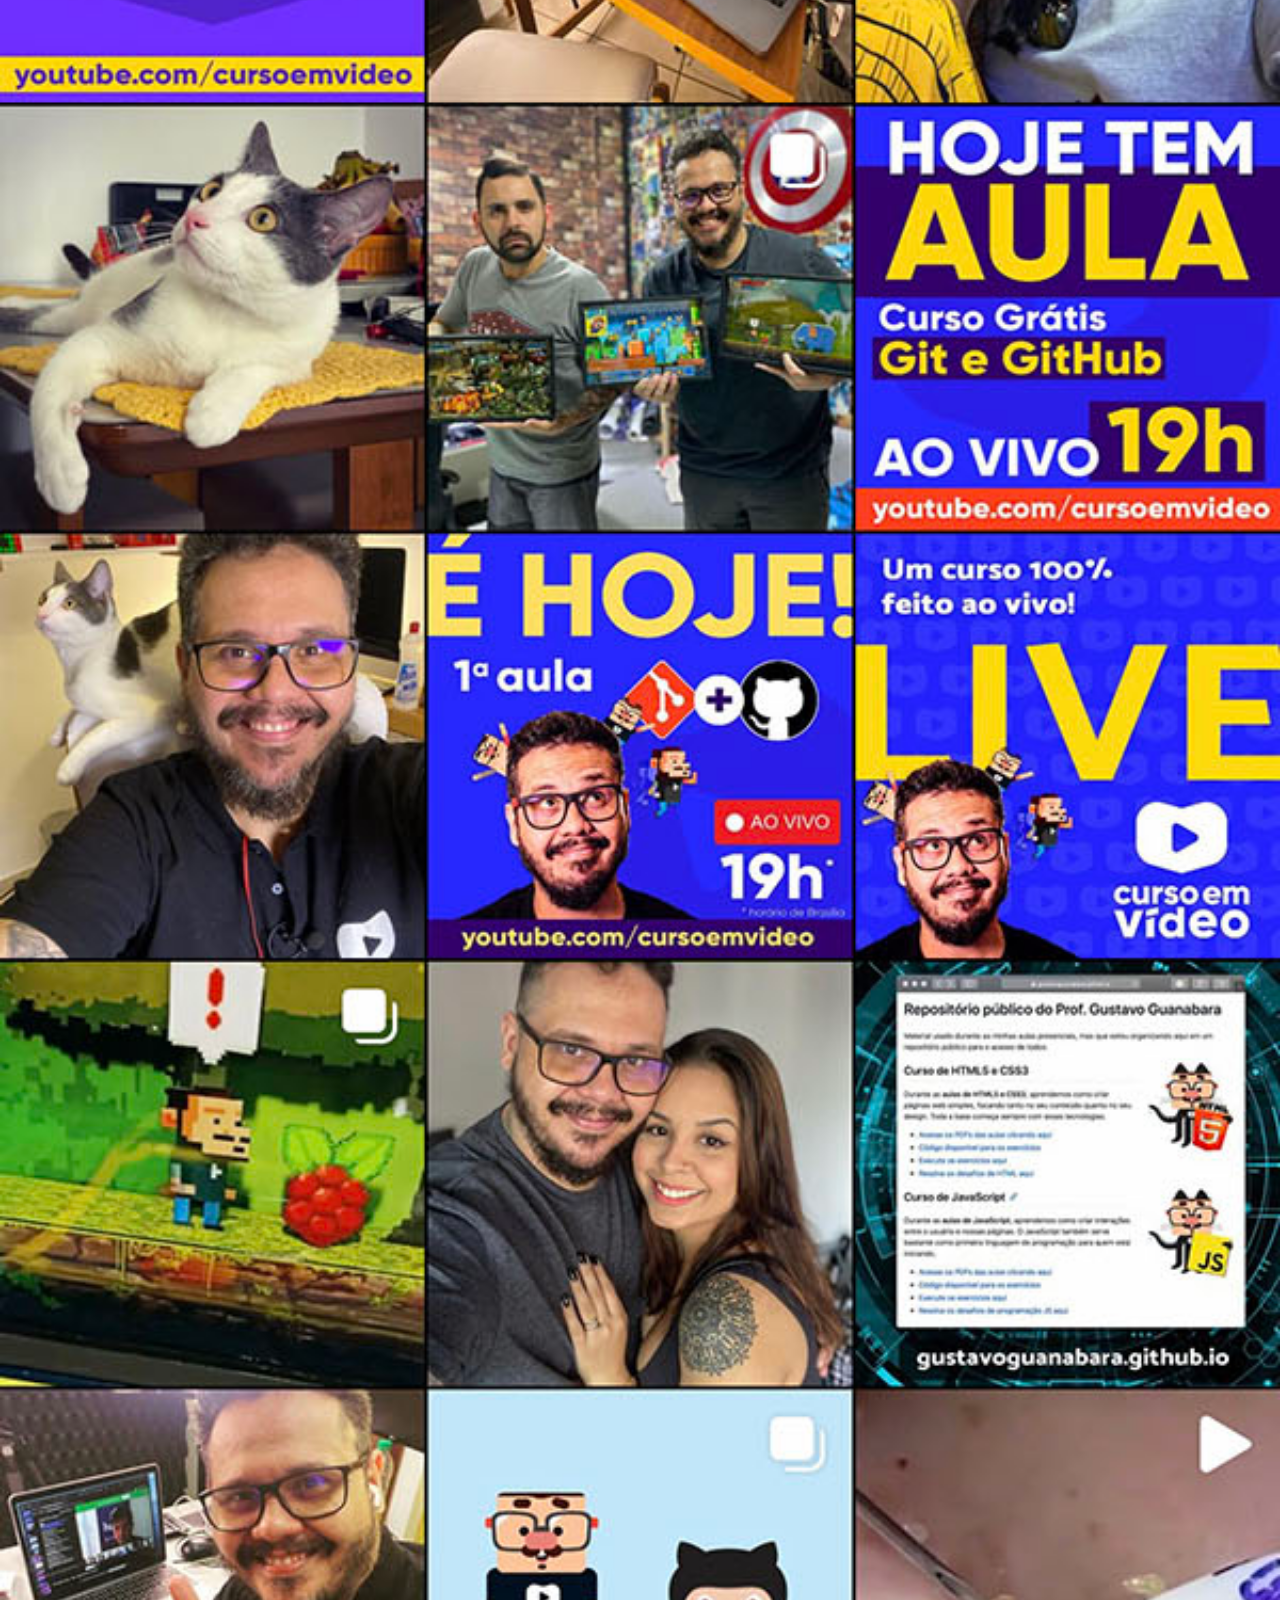
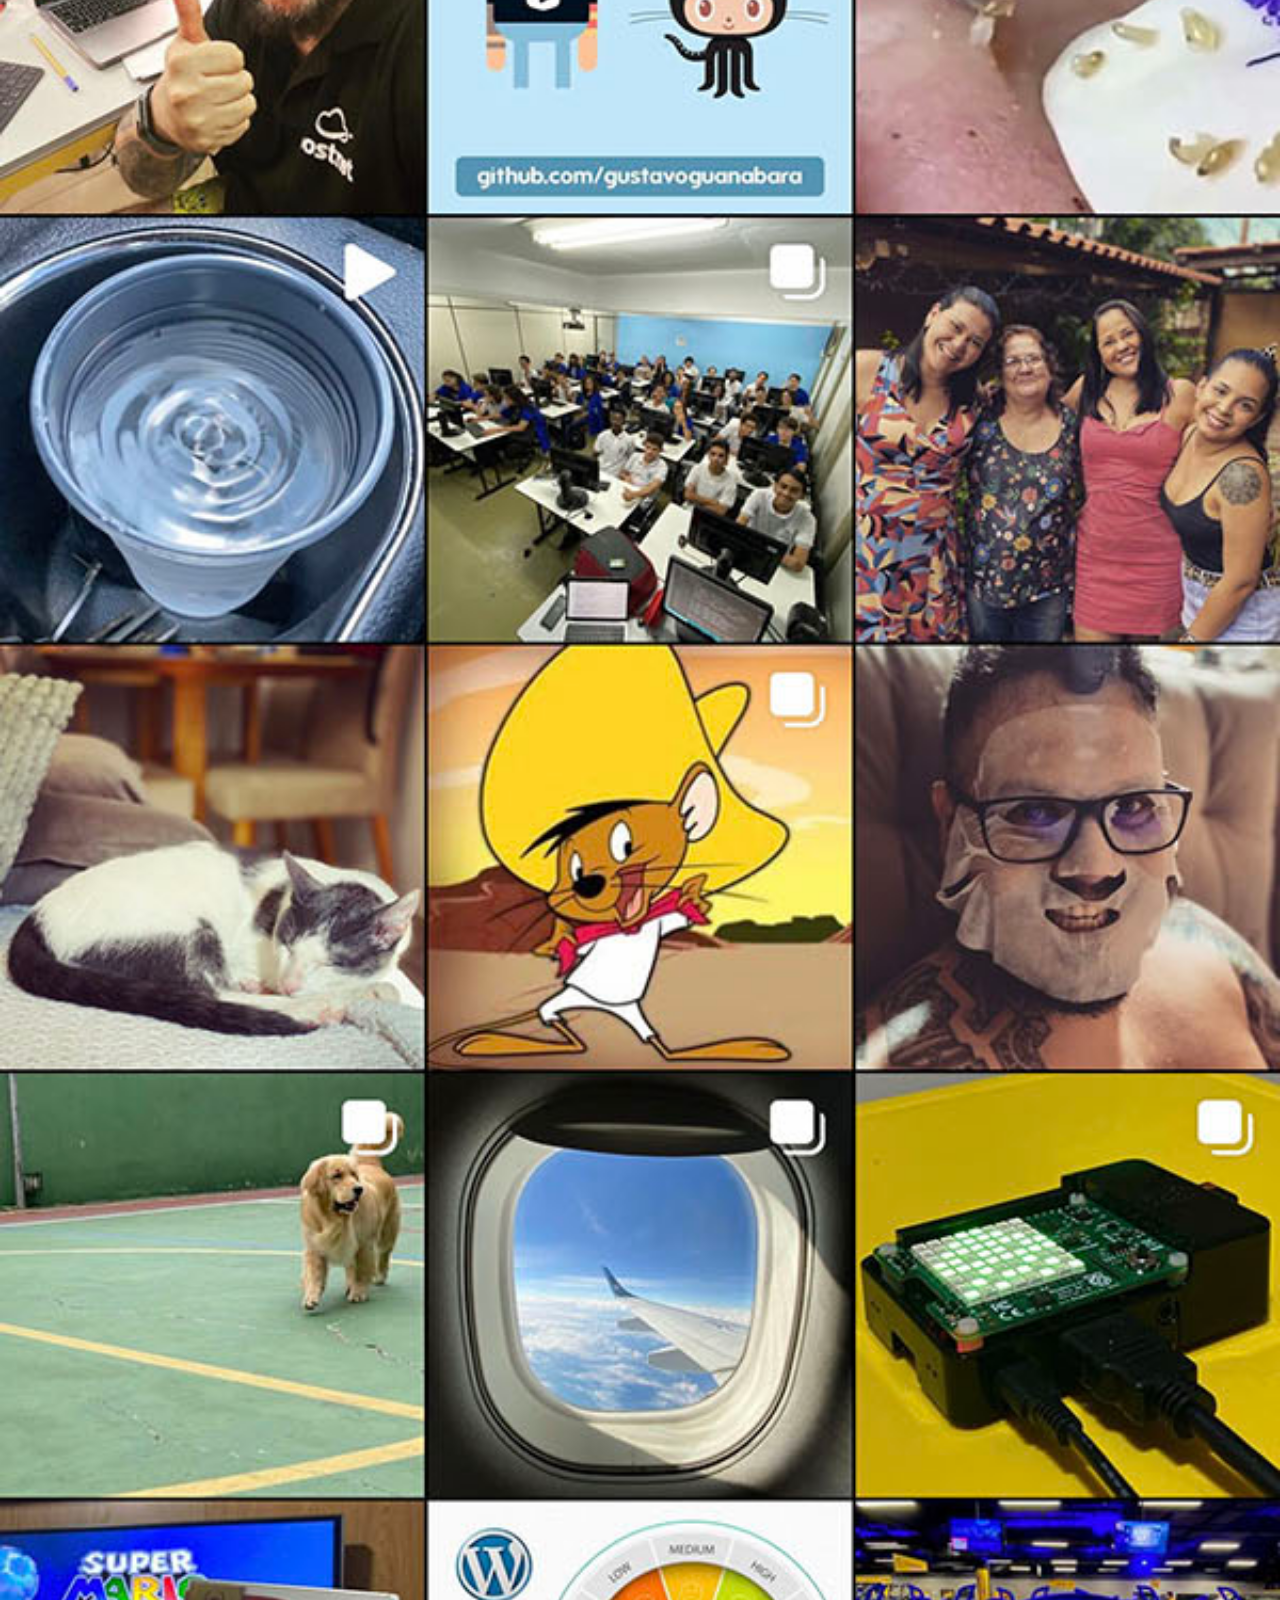
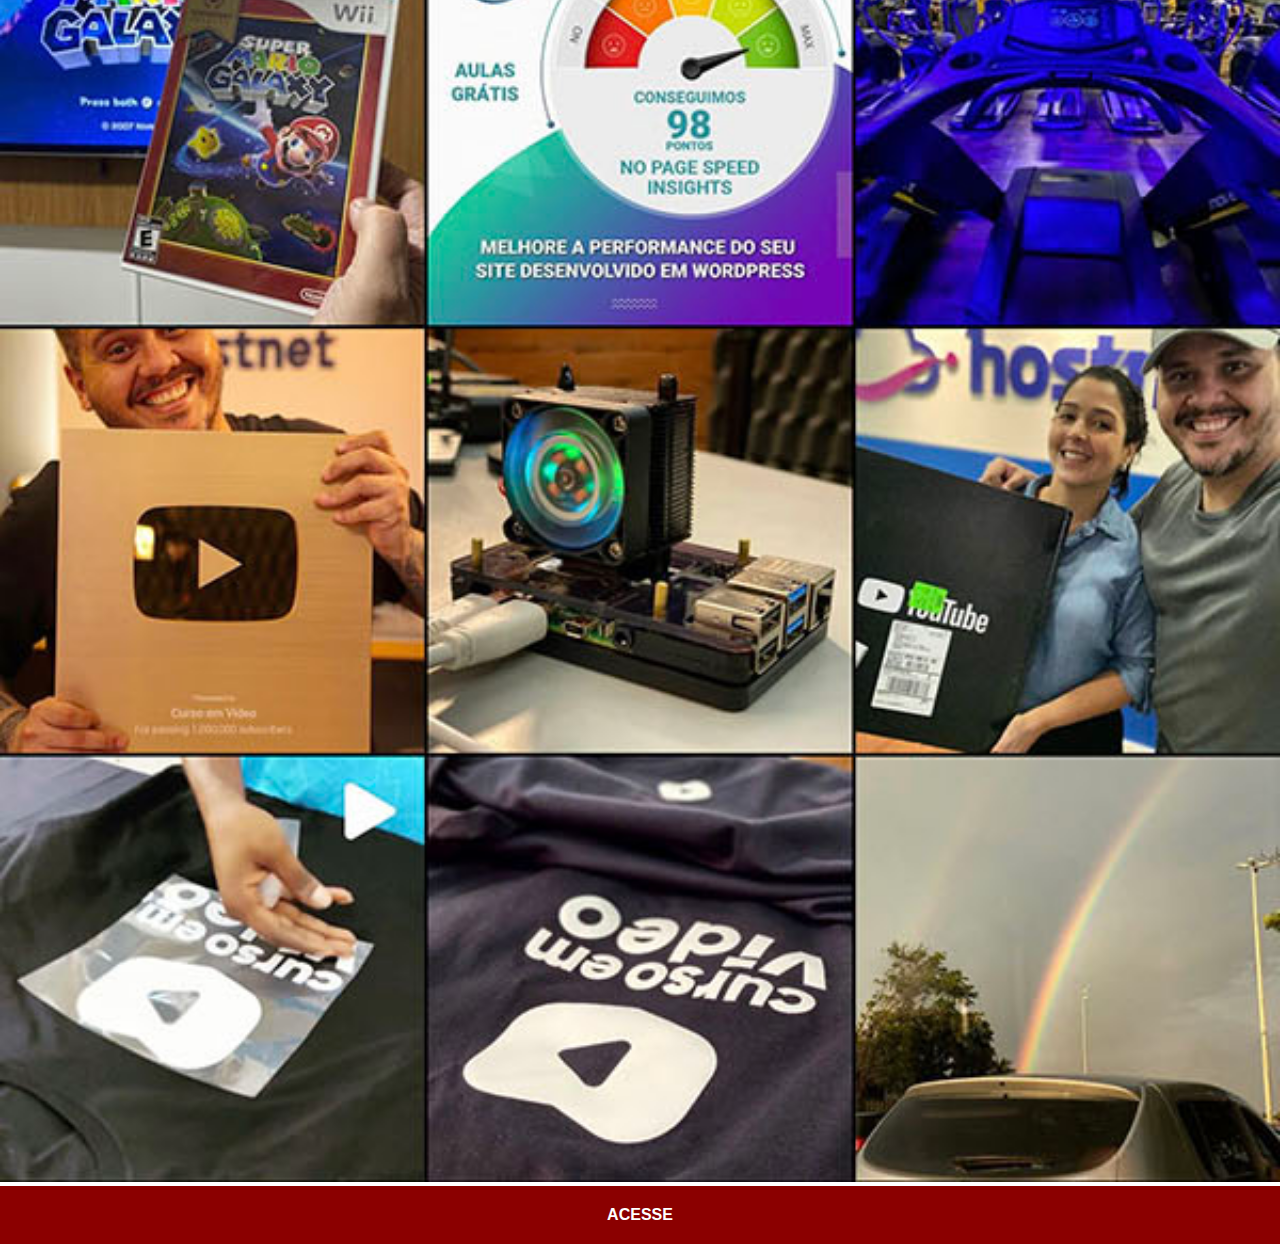
<file: instagram.html>
<!DOCTYPE html>
<html lang="pt-br">
<head>
    <meta charset="UTF-8">
    <meta name="viewport" content="width=device-width, initial-scale=1.0">
    <title>Instagram</title>
    <link rel="stylesheet" href="estilos/social.css">
</head>
<body>
    <img src="imagens/tela-instagram.jpg" alt="instagram">
    <a href="https://www.instagram.com/gustavoguanabara/" target="_blank">ACESSE</a>
</body>
</html>
</file>
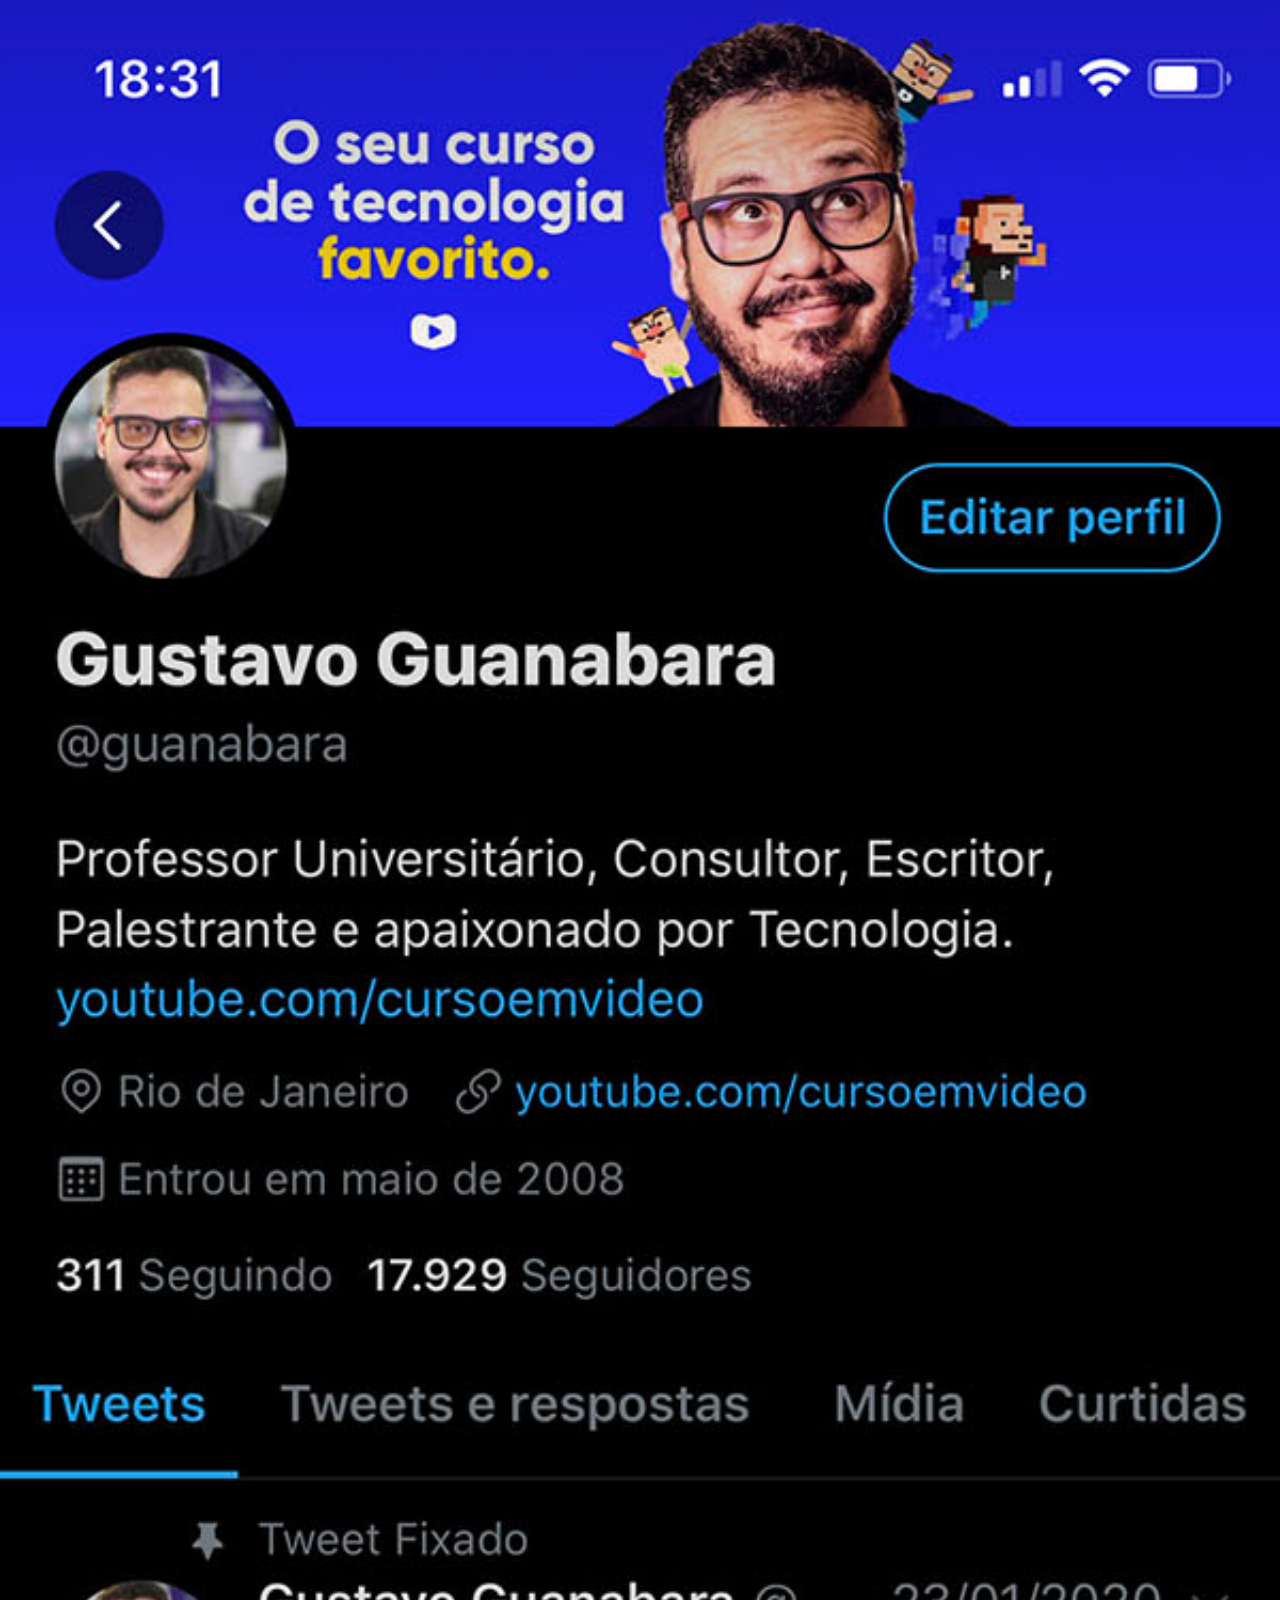
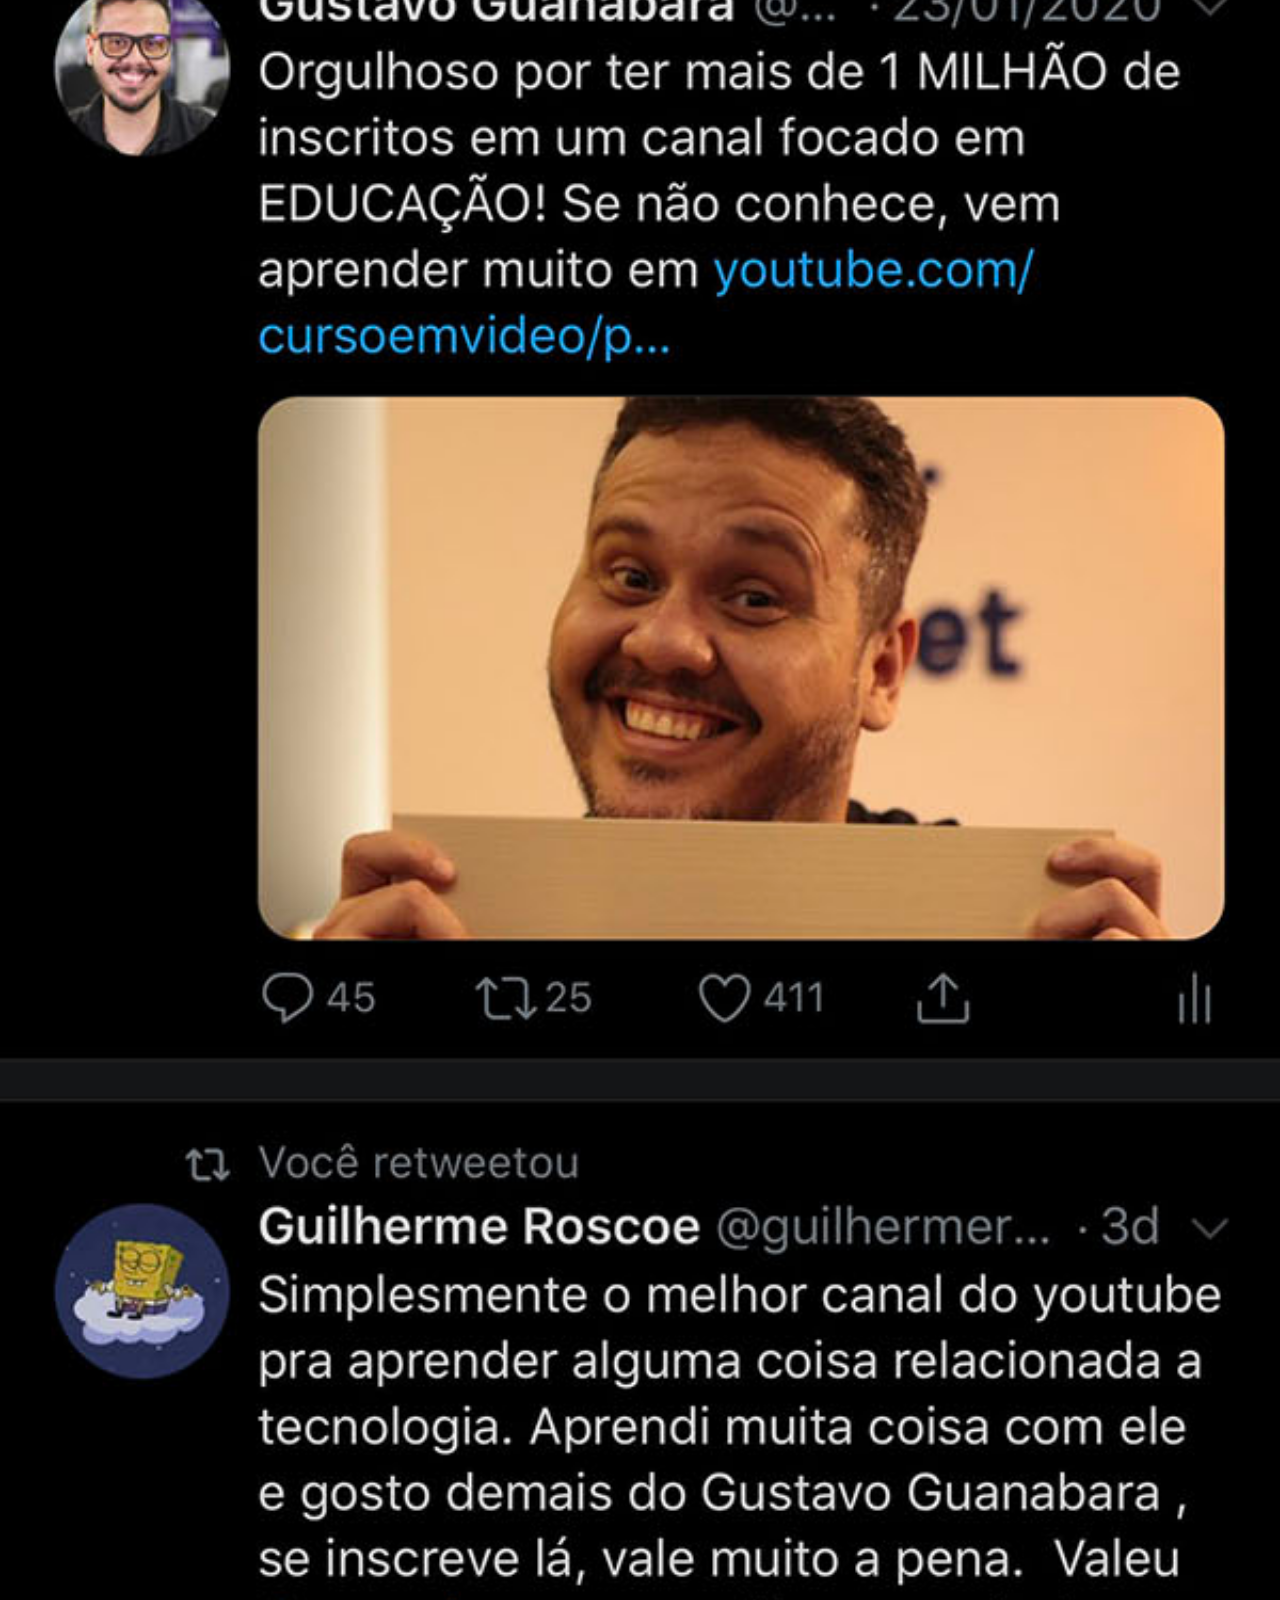
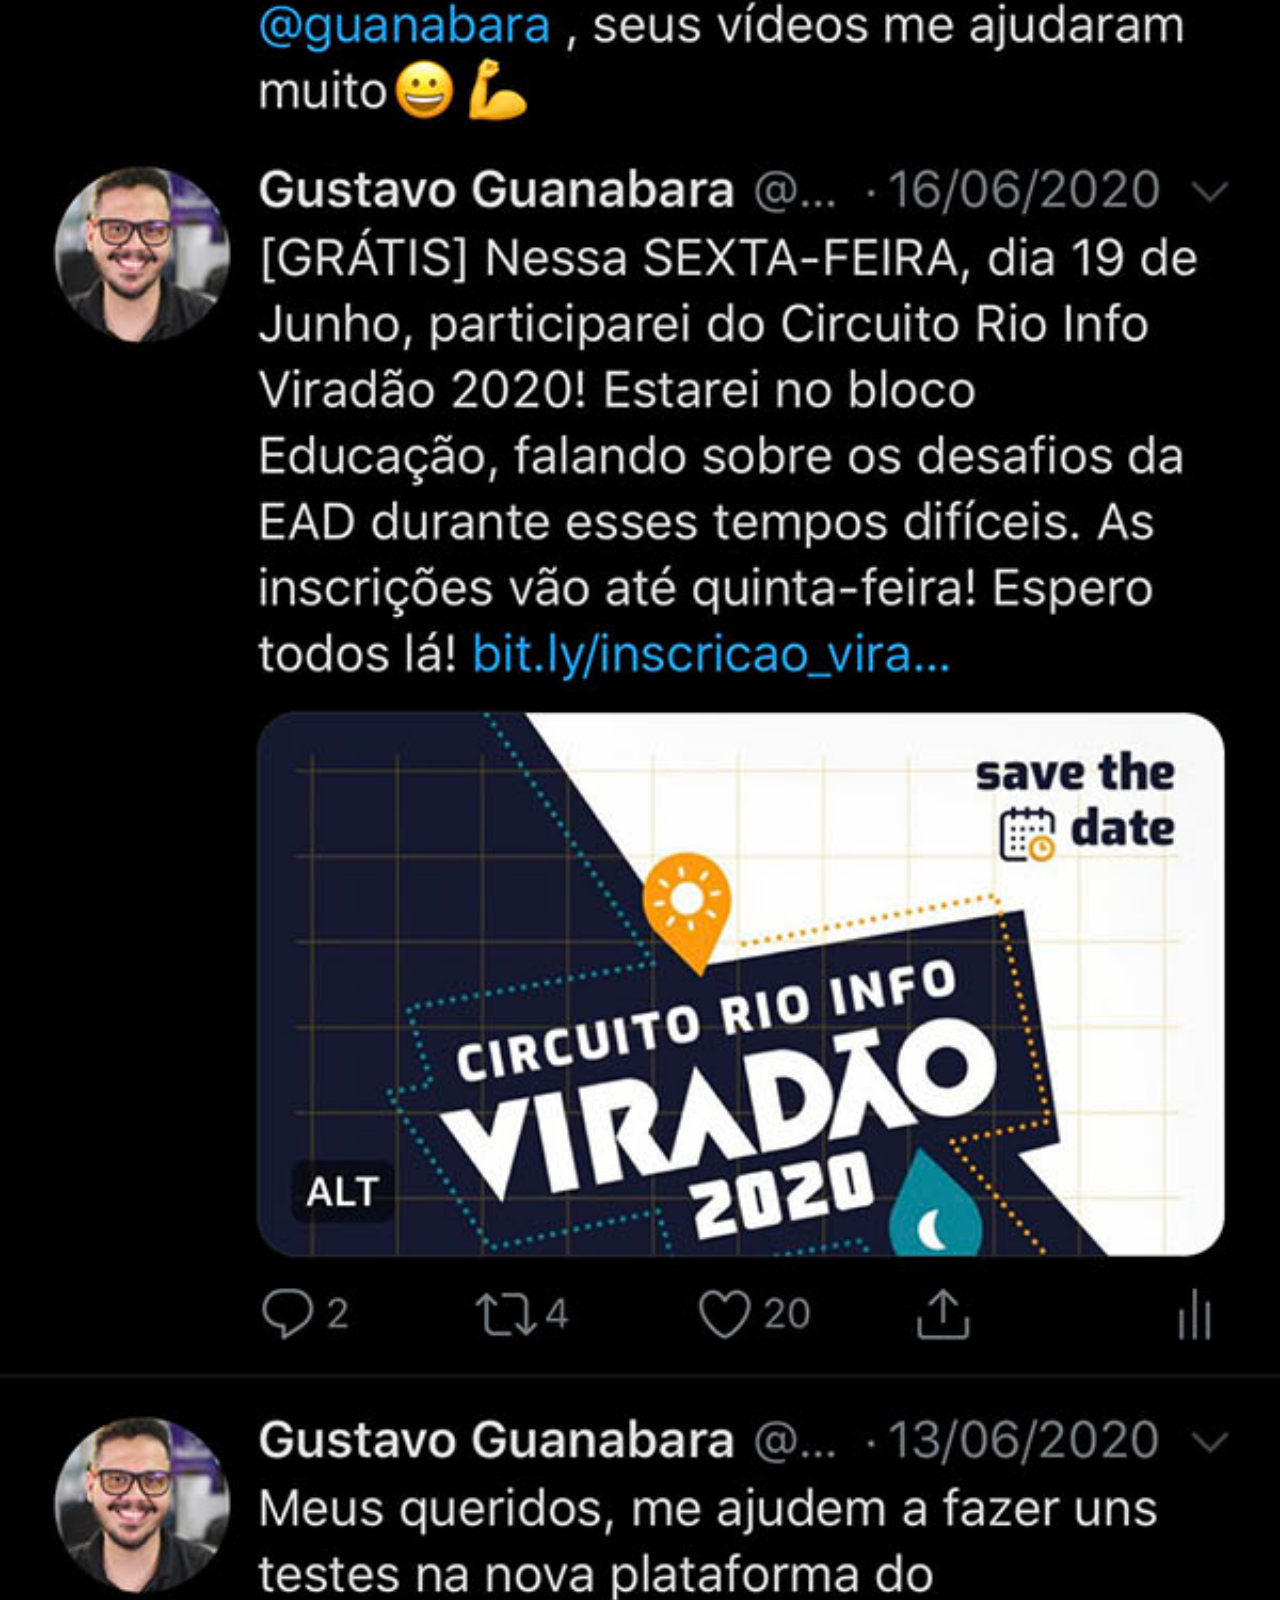
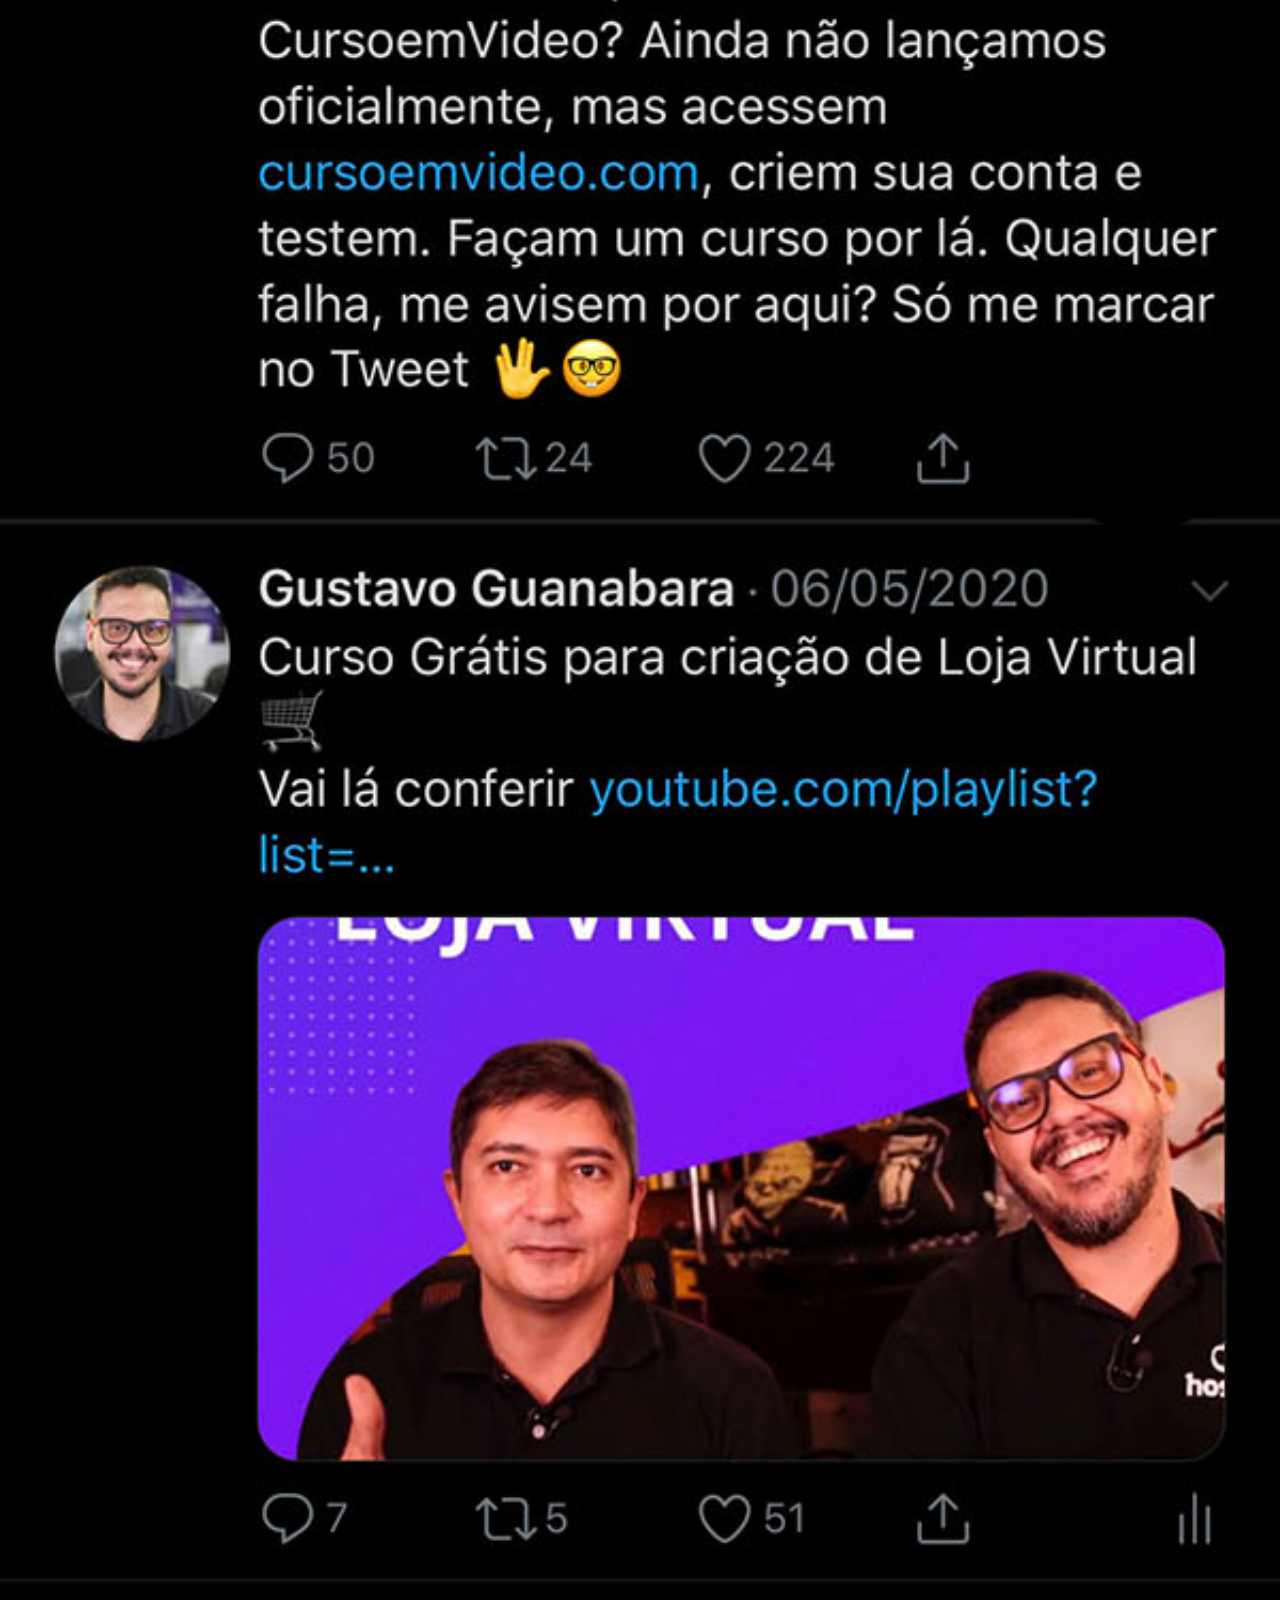
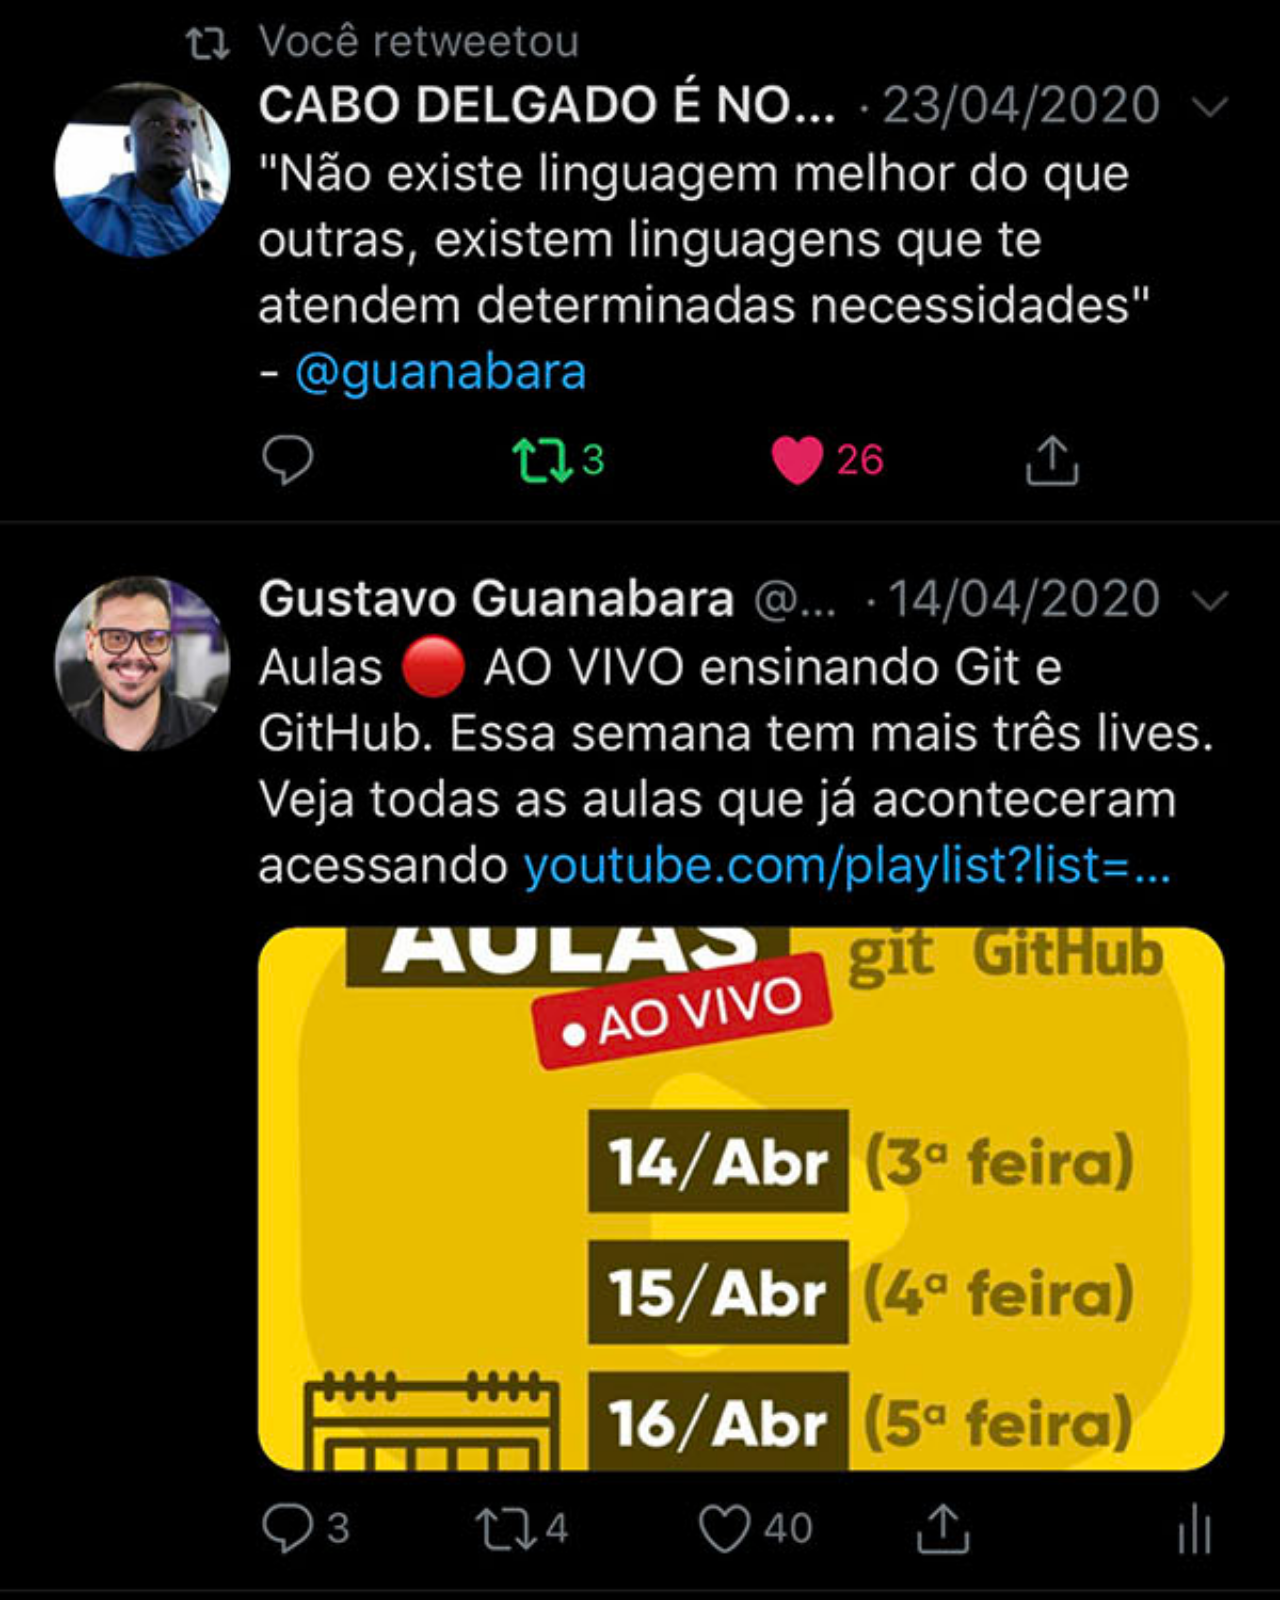
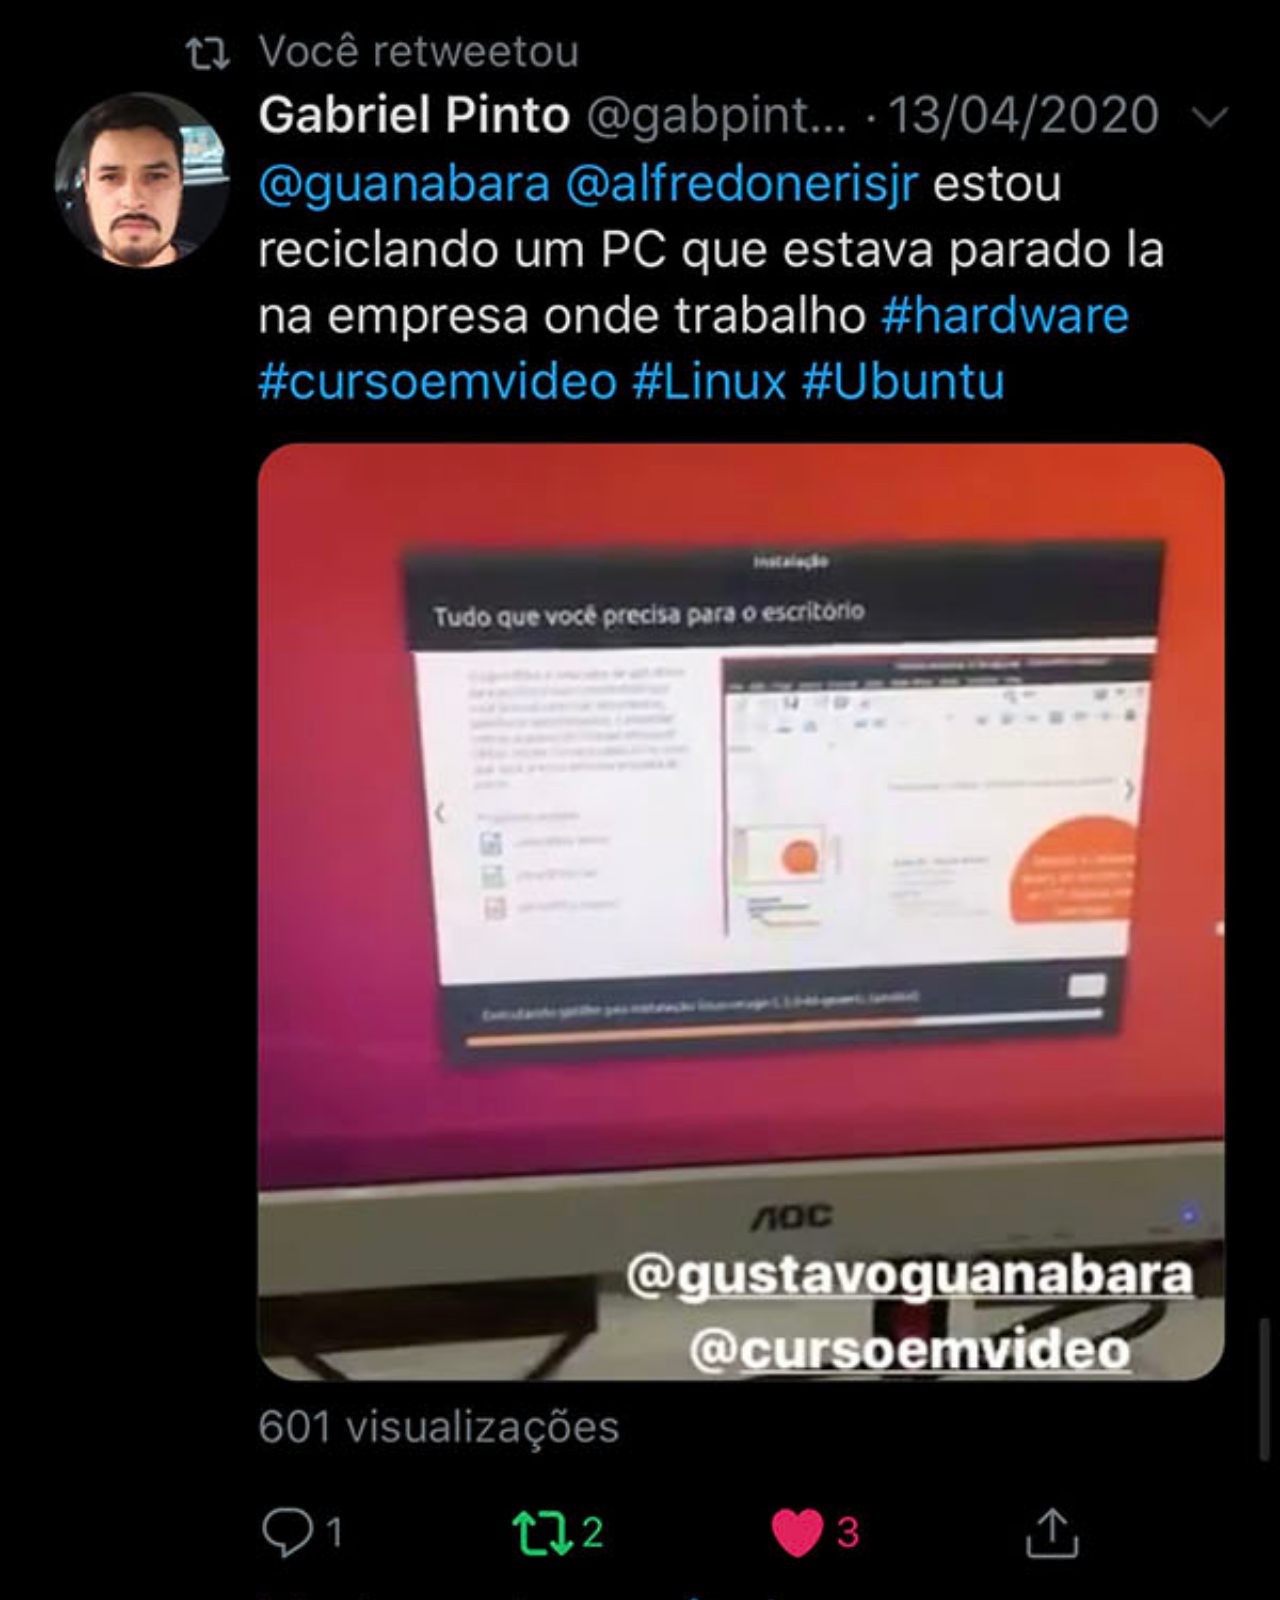
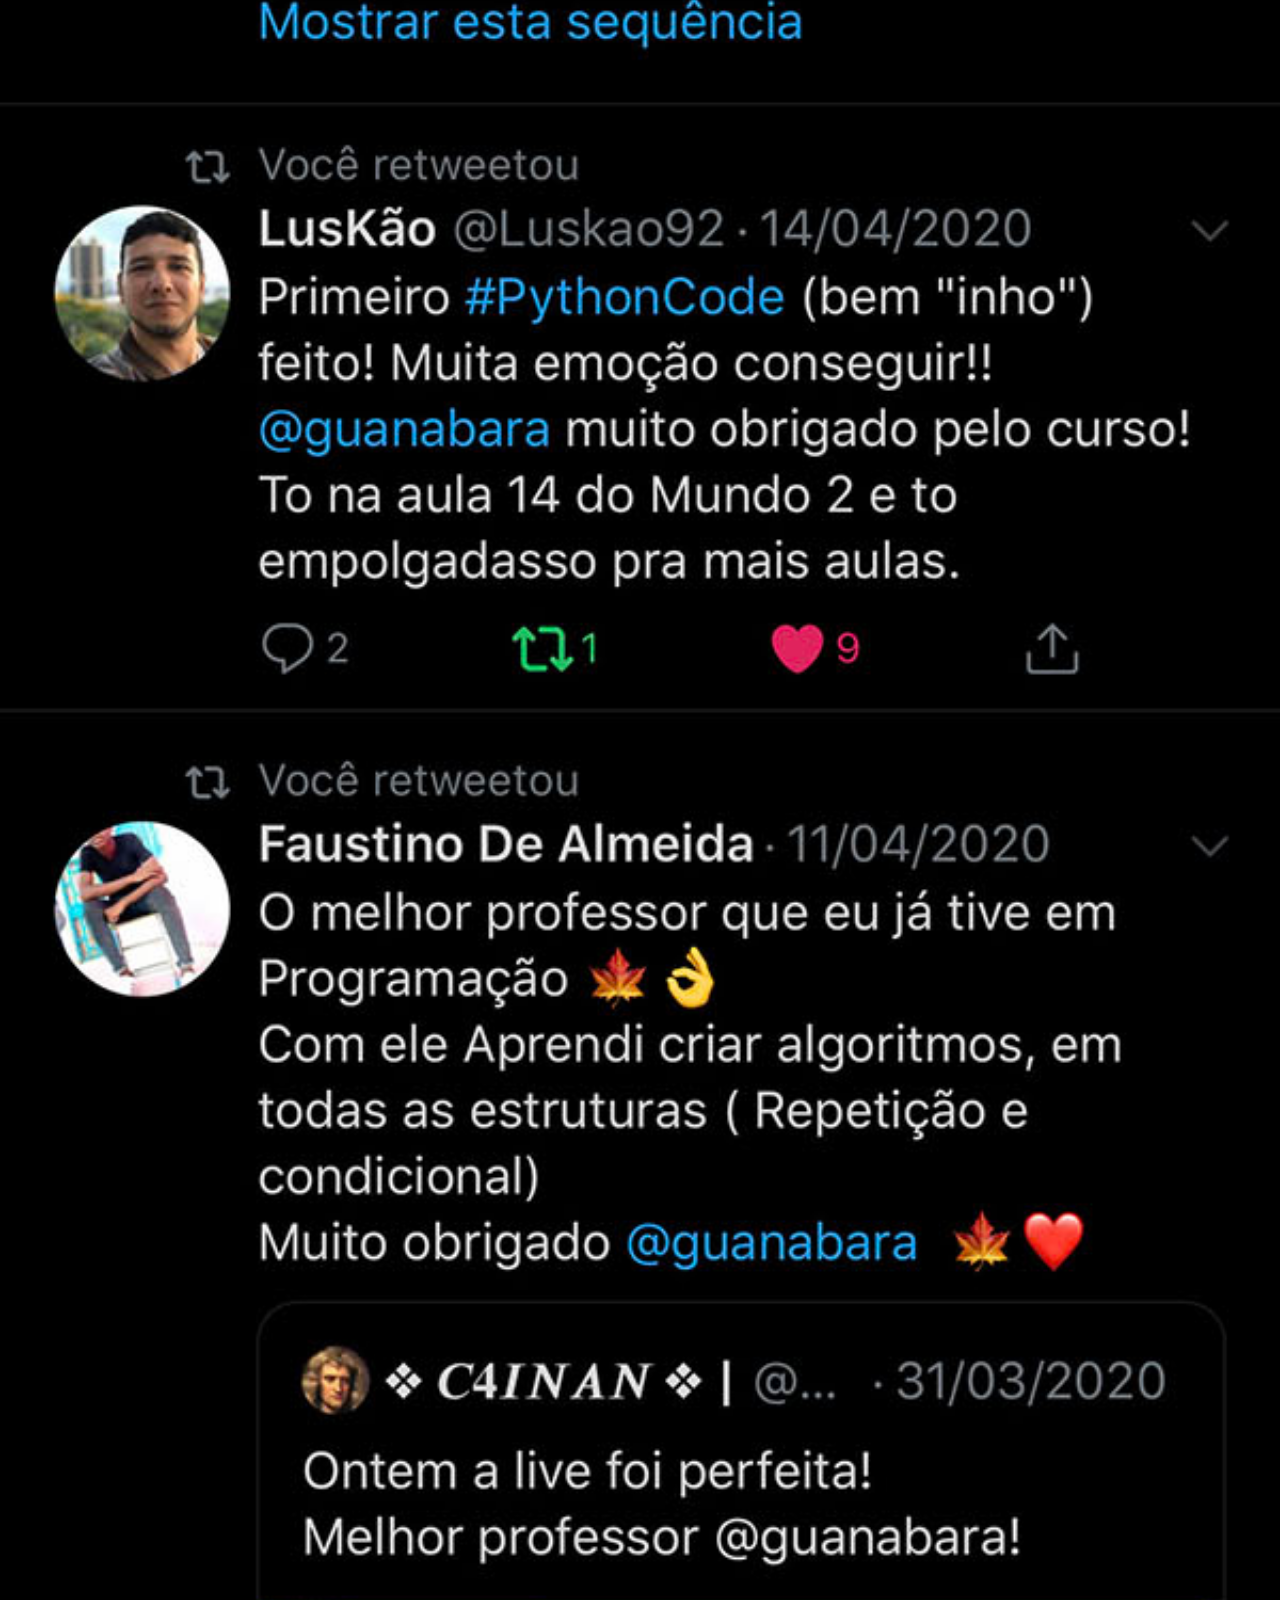
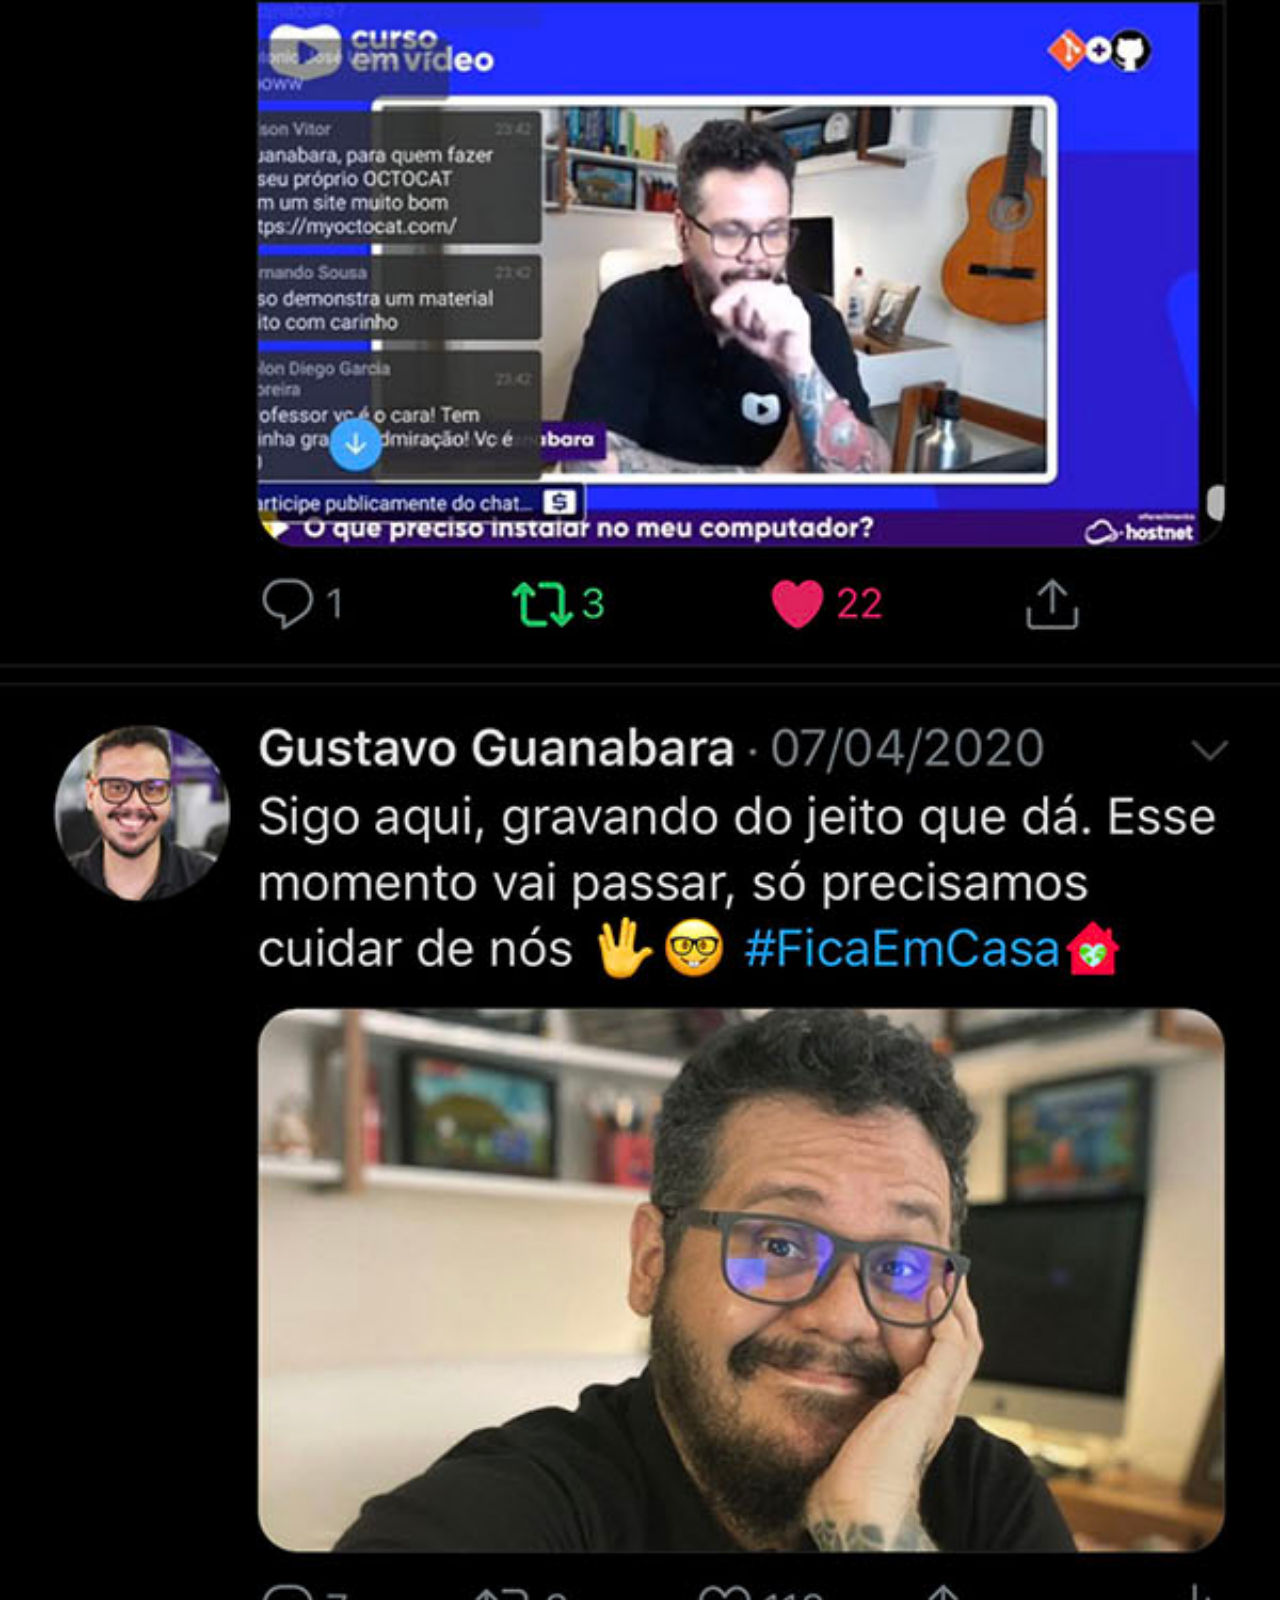
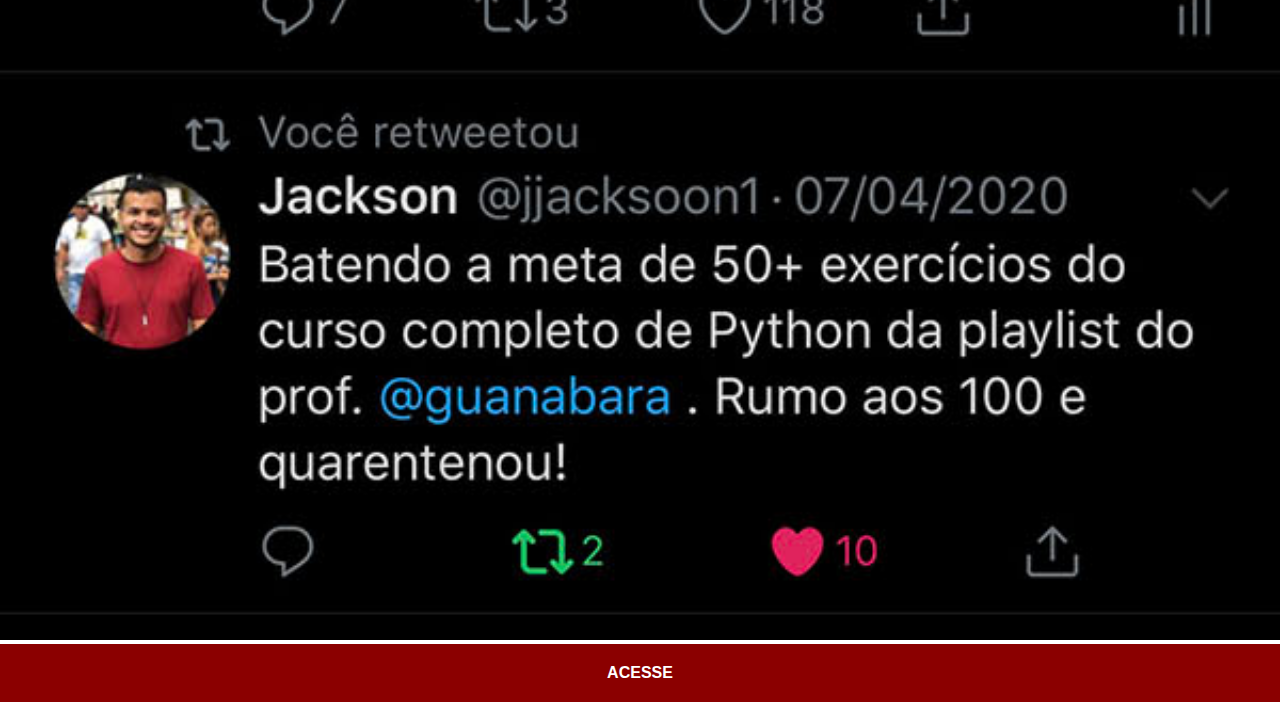
<file: twitter.html>
<!DOCTYPE html>
<html lang="pt-br">
<head>
    <meta charset="UTF-8">
    <meta name="viewport" content="width=device-width, initial-scale=1.0">
    <title>Twitter</title>
    <link rel="stylesheet" href="estilos/social.css">
</head>
<body>
    <img src="imagens/tela-twitter.jpg" alt="twitter">
    <a href="https://x.com/guanabara" target="_blank">ACESSE</a>
</body>
</html>
</file>
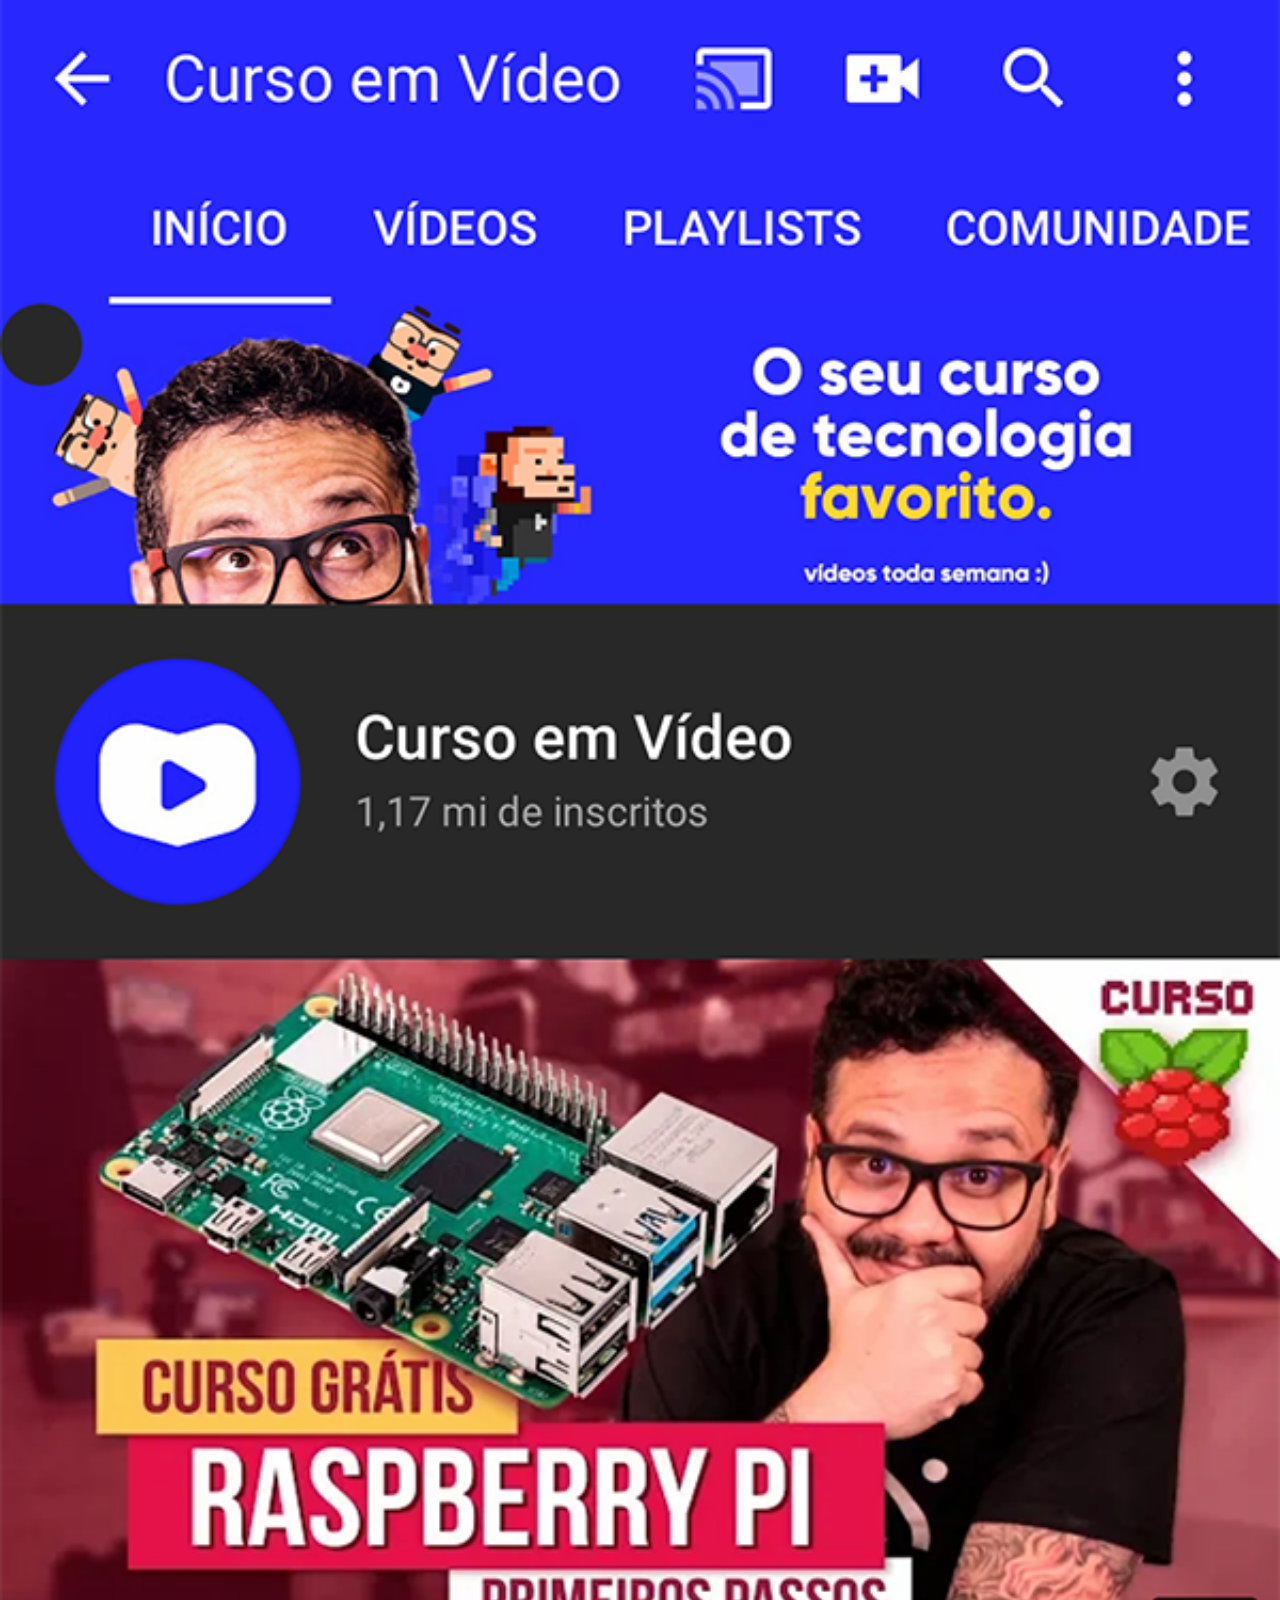
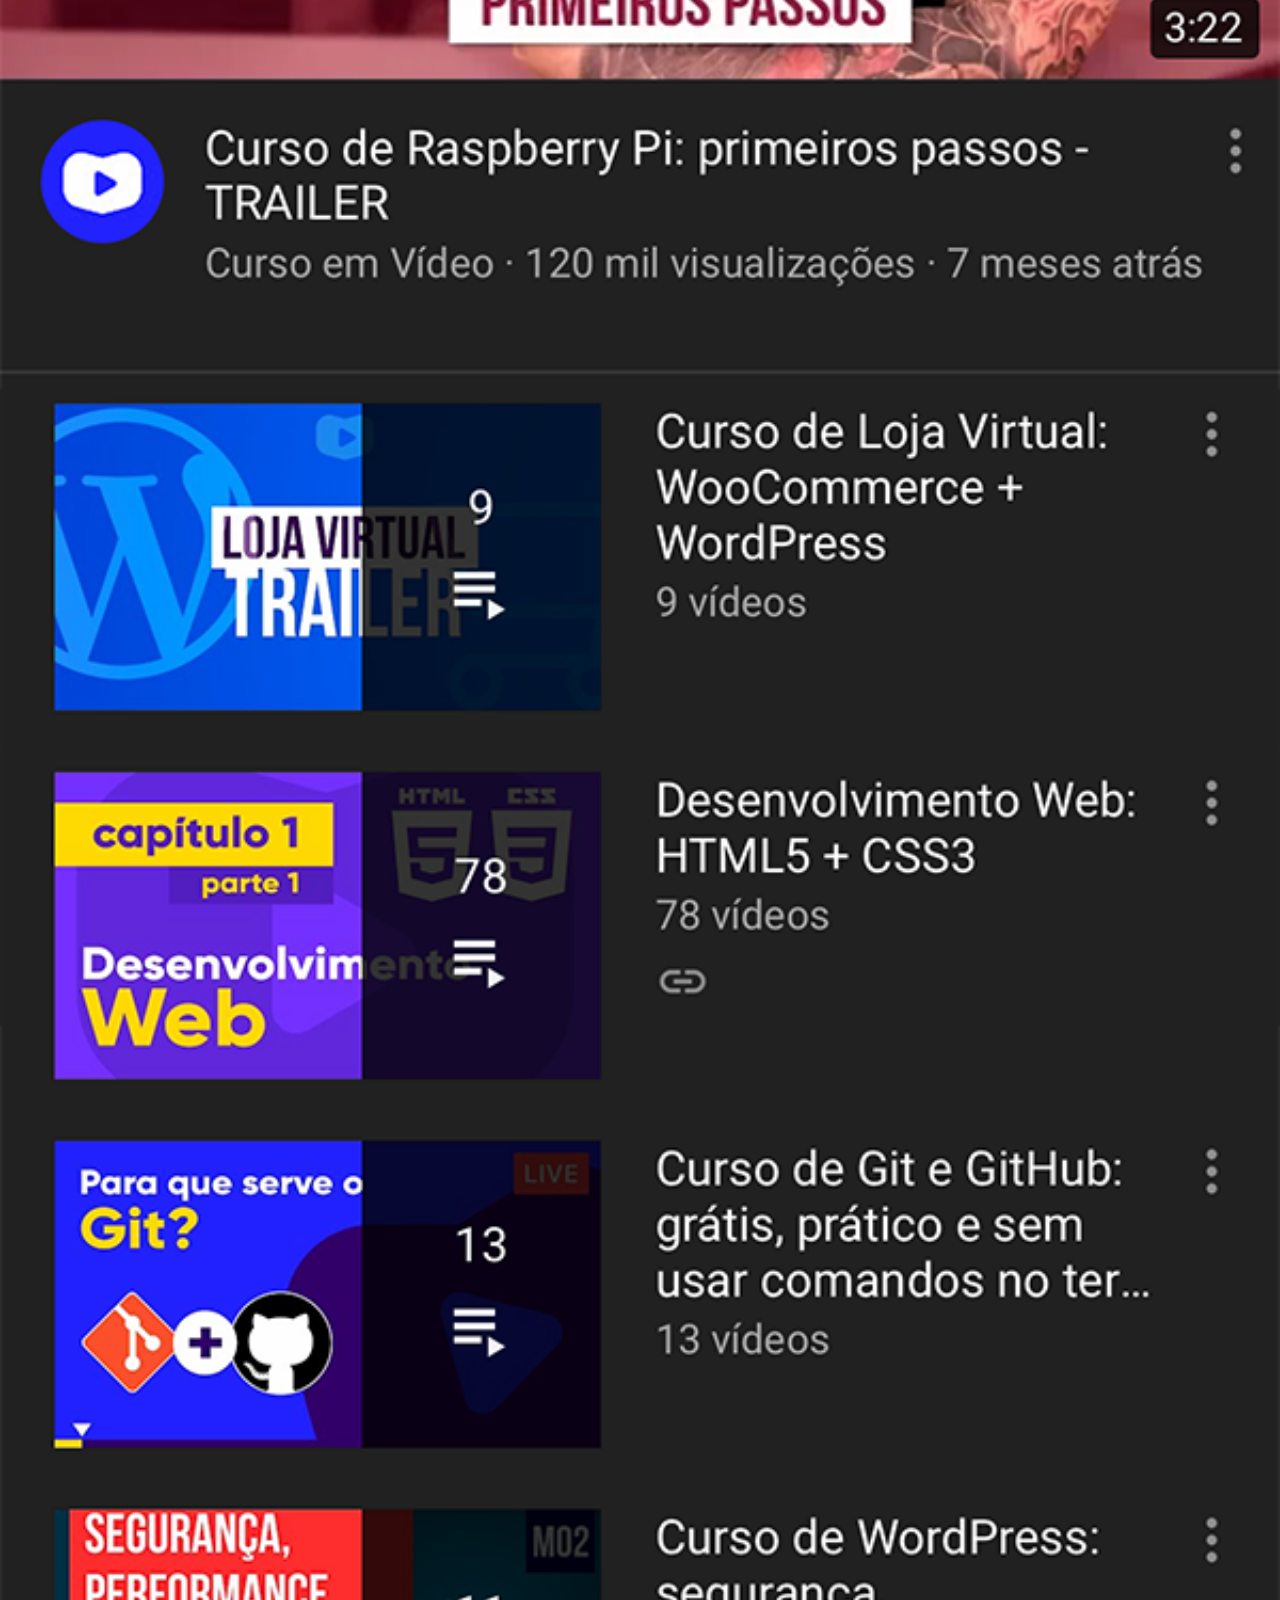
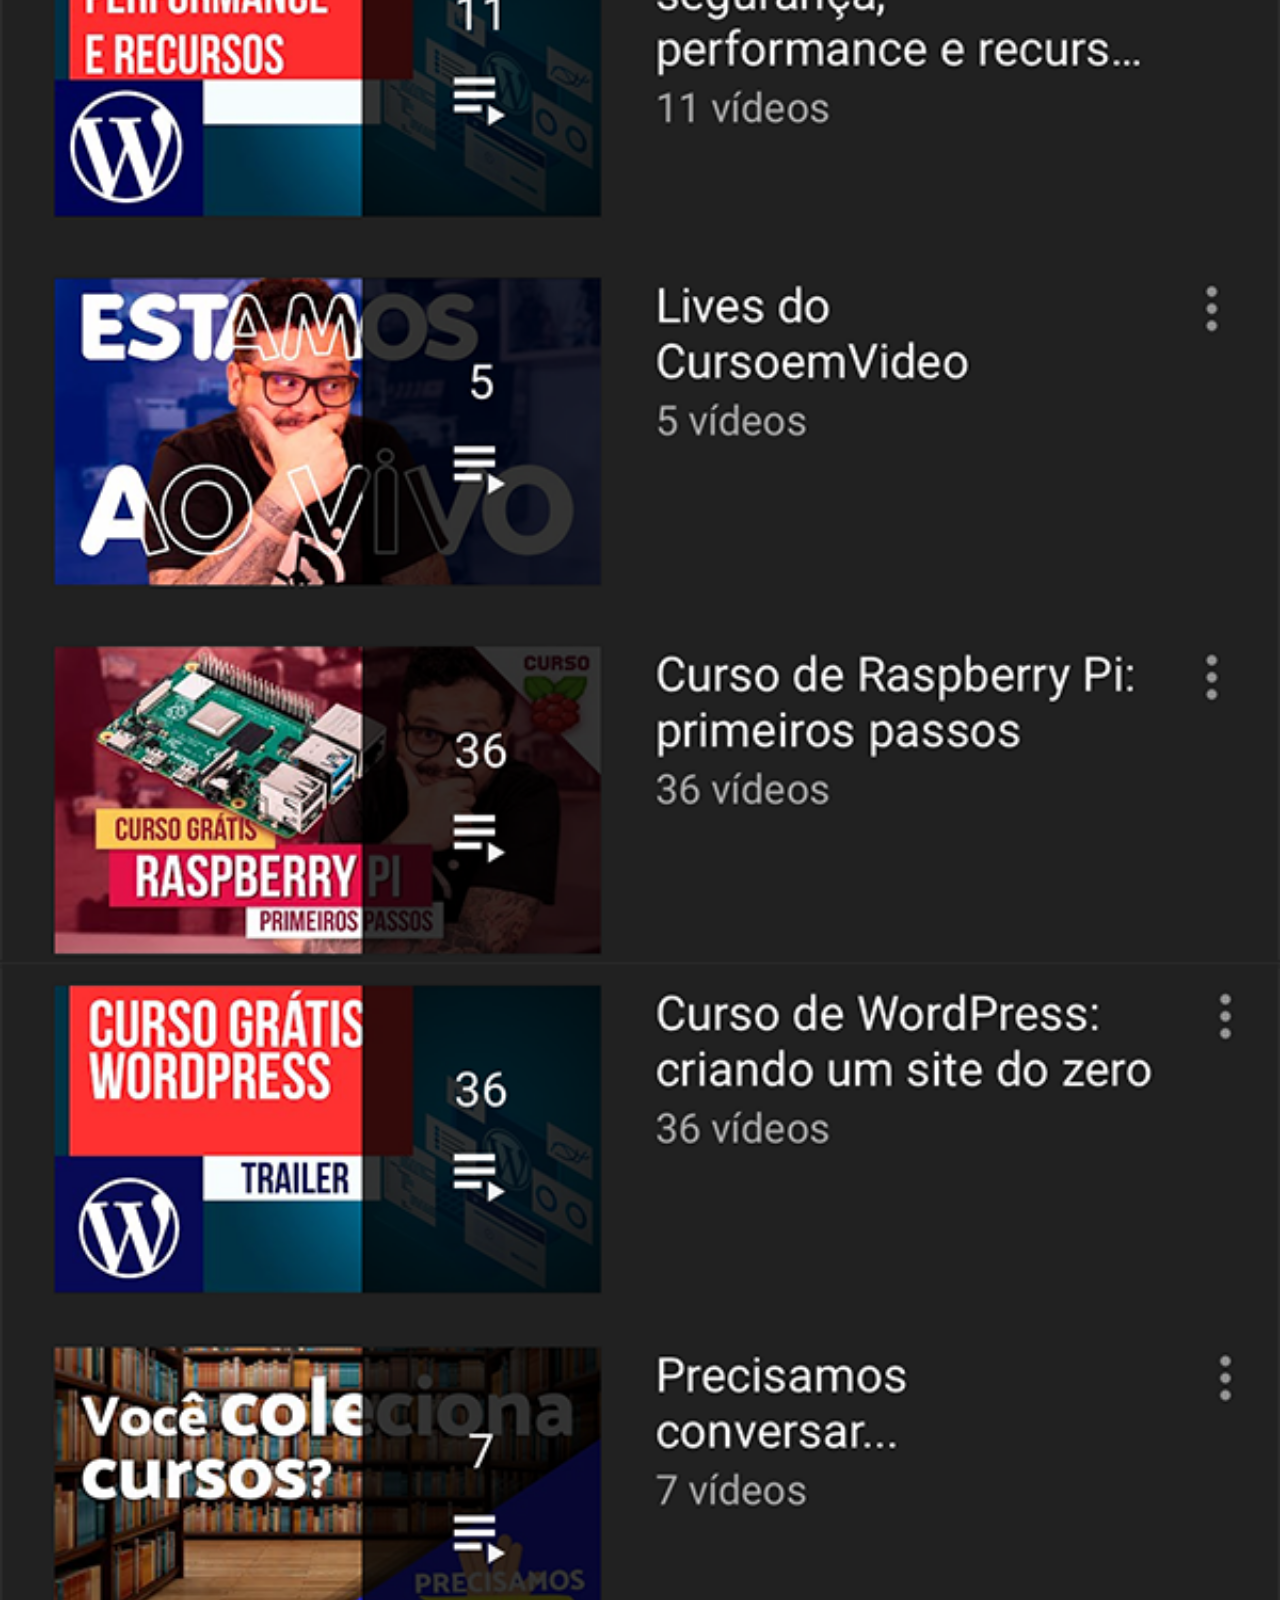
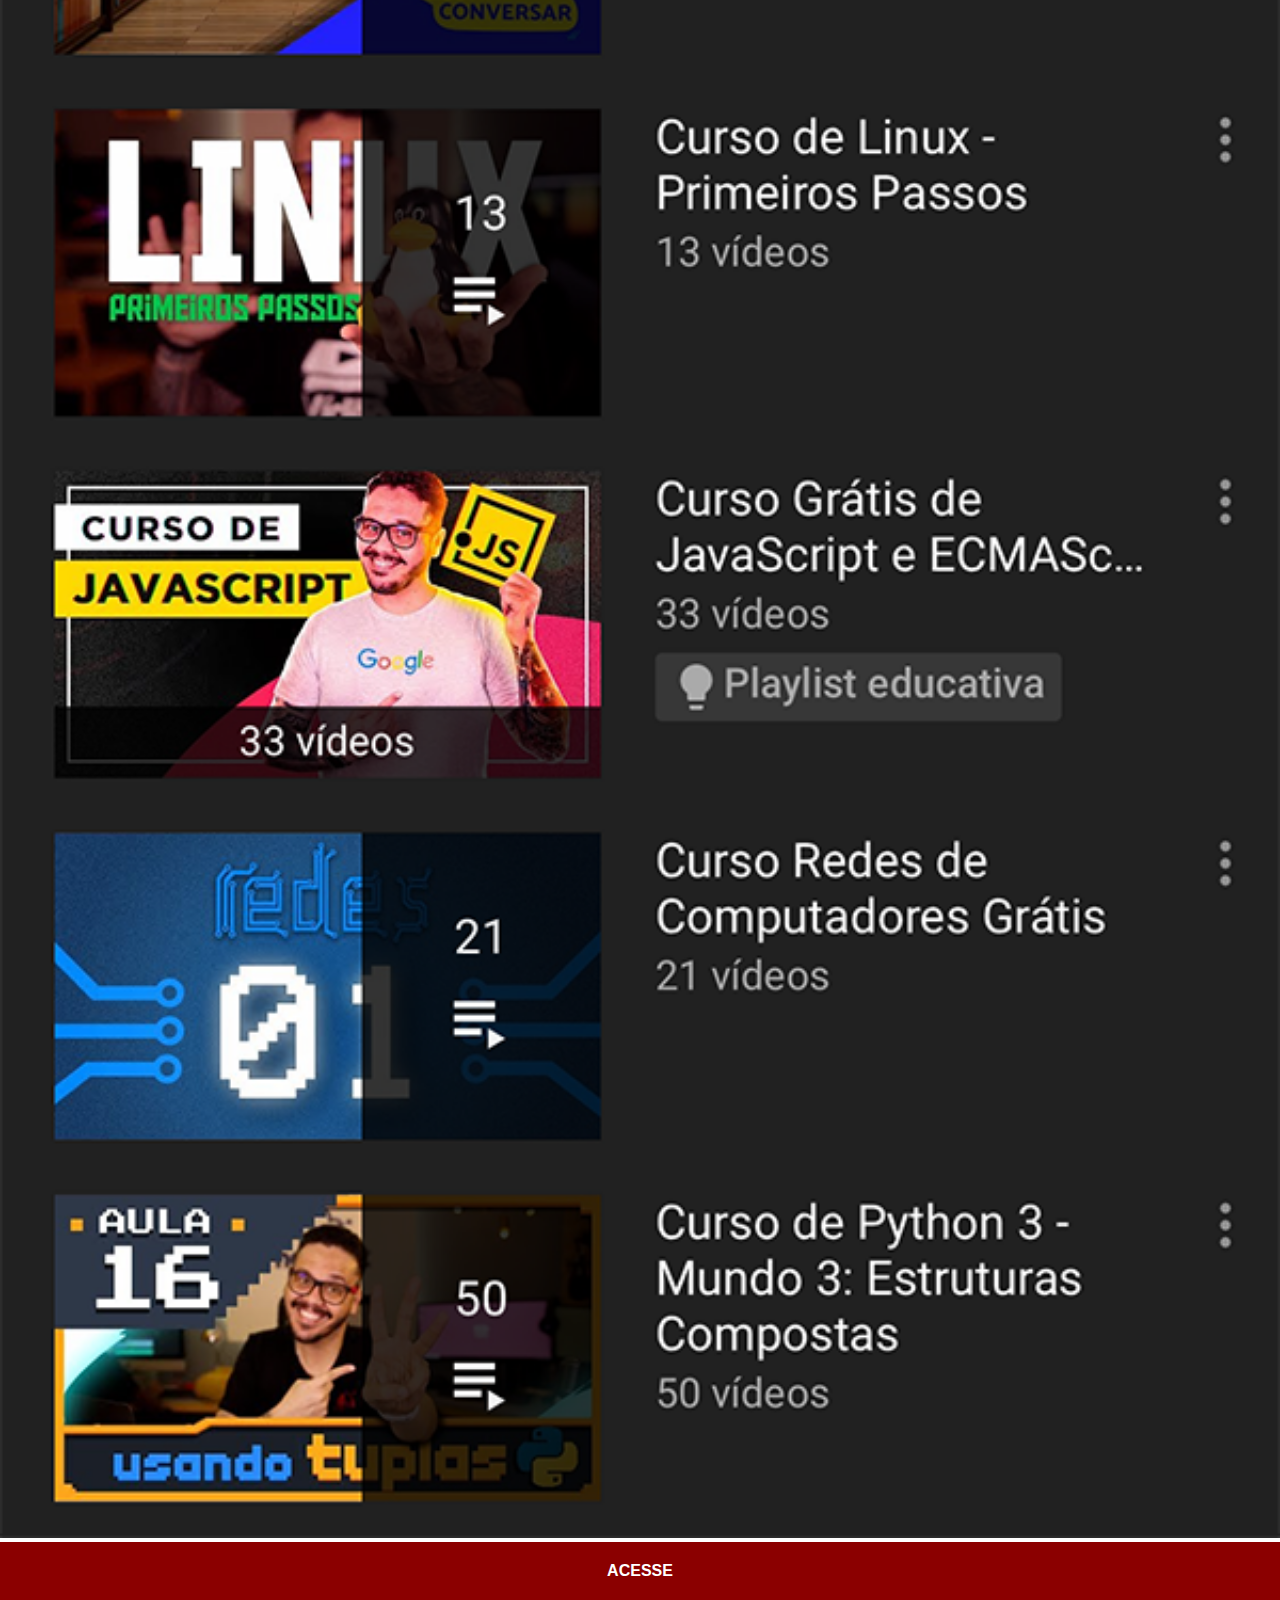
<file: youtube.html>
<!DOCTYPE html>
<html lang="pt-br">
<head>
    <meta charset="UTF-8">
    <meta name="viewport" content="width=device-width, initial-scale=1.0">
    <title>Youtube</title>
    <link rel="stylesheet" href="estilos/social.css">
</head>
<body>
    <img src="imagens/tela-youtube.png" alt="youtube">
    <a href="https://www.youtube.com/user/cursoemvideo/playlists" target="_blank">ACESSE</a>
</body>
</html>
</file>
<file: estilos/style.css>
@charset "UTF-8";

*{
    margin: 0;
    padding: 0;
    font-family: Arial, Helvetica, sans-serif;
}

html, body{
    height: 100vh;
    width: 100vw;
    background-color: black  ;
}

main{
    position: relative;
    height: 100vh;
    background: url('../imagens/fundo-madeira.jpg') no-repeat;
    background-size: cover;
    background-attachment: fixed;
}

section#telefone{
    position: absolute;
    top: 50%;
    left: 50%;
    transform: translate(-50%, -50%);

   height: 627px;
   width: 311px;
   background: url('../imagens/frame-iphone.png') no-repeat;
    
}

iframe#tela{
    position: relative;
    top: 80px;
    left: 22px;
    width: 267px;
    height: 471px;
}

section#redes-sociais{
    text-align: right;
    

}
section#redes-sociais  img{
    width: 50px;
    margin: 10px;
    border-radius: 50%;
    box-shadow: 2px 2px 5px rgba(0, 0, 0, 0.349);
    box-sizing: border-box;
    
}

section#redes-sociais img:hover{
    border: 1px solid rgba(255, 255, 255, 0.5);
    transform: translate(-1px, -1px);
    box-shadow: 5px 5px 10px rgba(0, 0, 0, 0.452);
    transition: transform 0.5s;
}
</file>
<file: estilos/social.css>
@charset "UTF-8";

*{
    margin: 0;
    padding: 0;
    font-family: Arial, Helvetica, sans-serif;
}

::-webkit-scrollbar{
    width: 0px;
    height: 0px;
}
img{
    width: 100vw;

}

a{
    display: block;
    background-color: darkred;
    padding: 20px;
    text-align: center;
    font-weight: bolder;
    text-decoration: none;
    color: white;
}

a:hover{
    background-color:red ;
}
</file>
